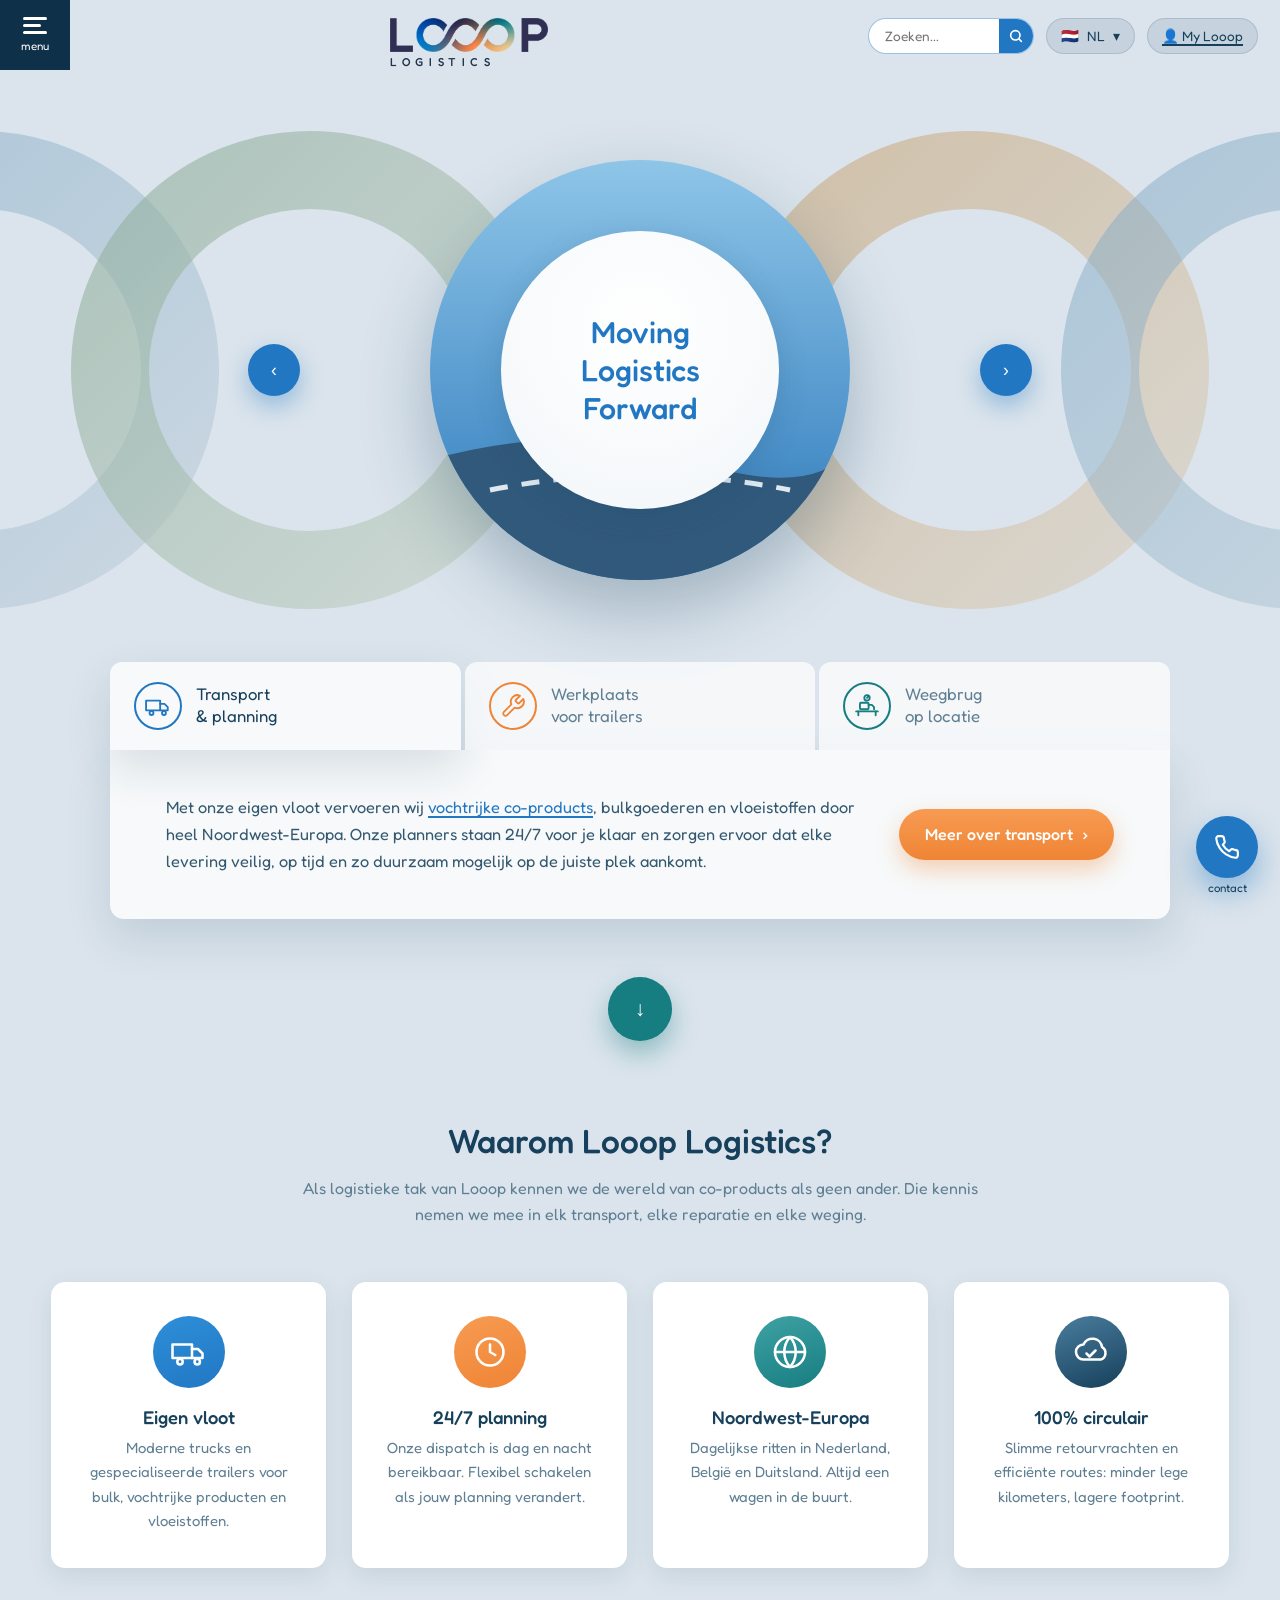
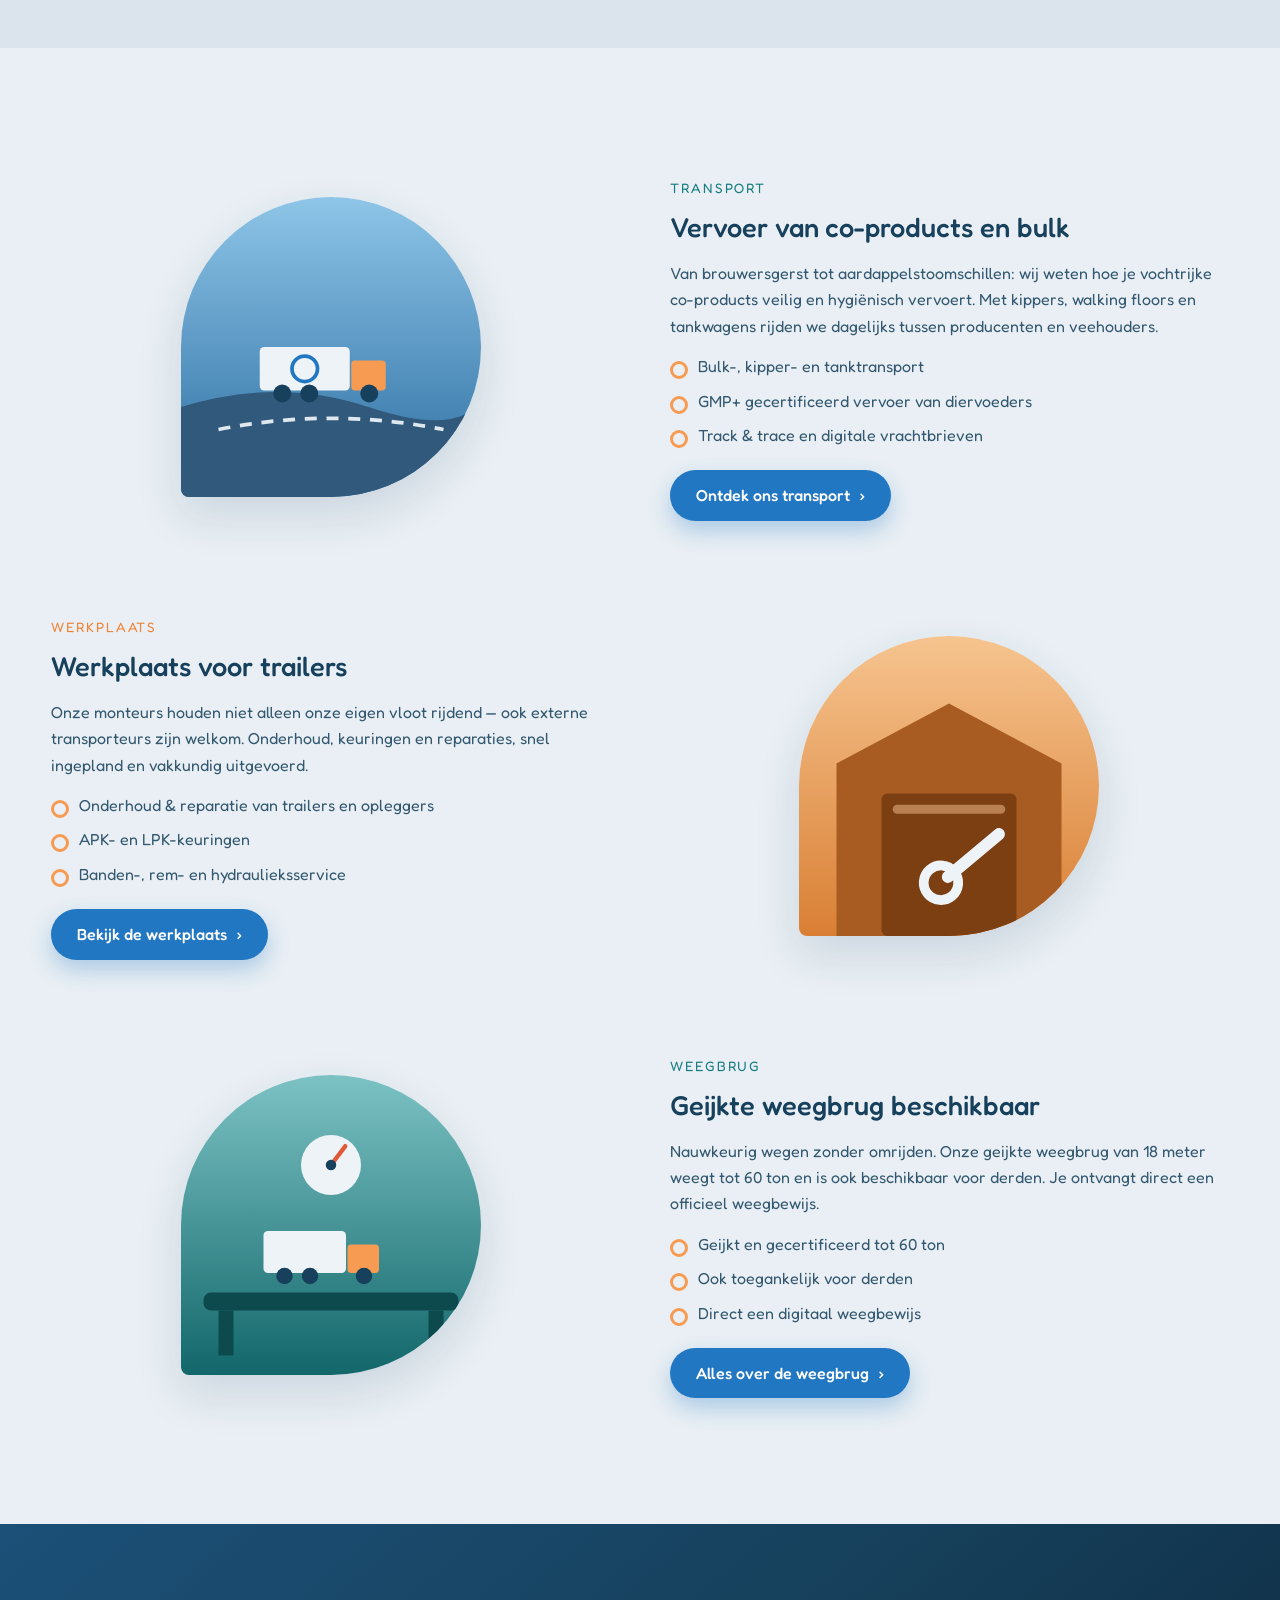
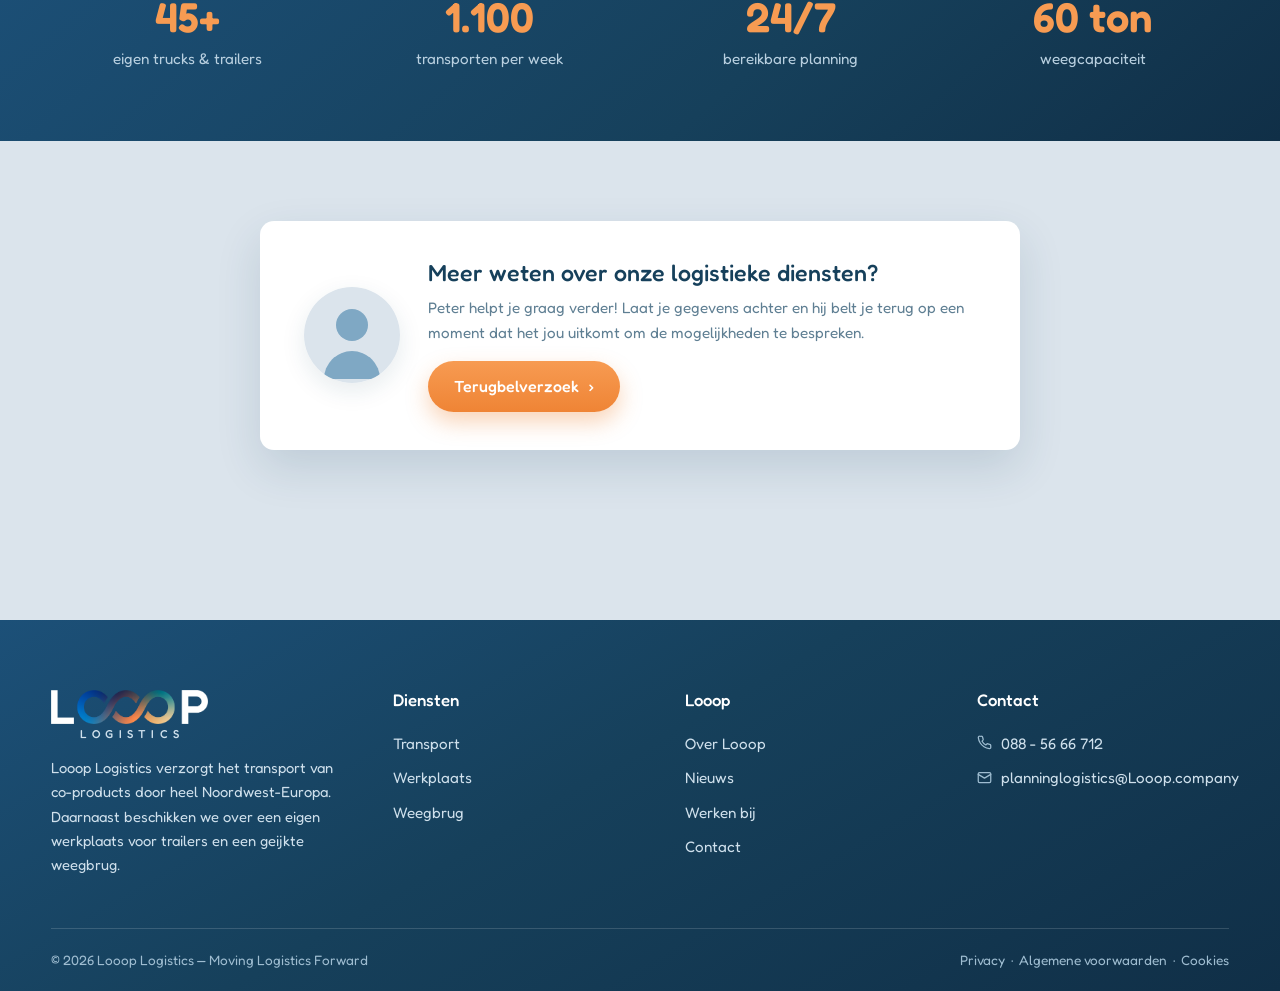
<file: index.html>
<!DOCTYPE html>
<html lang="nl">
<head>
<meta charset="UTF-8">
<meta name="viewport" content="width=device-width, initial-scale=1.0">
<title>Looop Logistics — Moving Logistics Forward</title>
<meta name="description" content="Looop Logistics verzorgt het transport van co-products, heeft een eigen werkplaats voor trailers en een geijkte weegbrug.">
<link rel="preconnect" href="https://fonts.googleapis.com">
<link rel="preconnect" href="https://fonts.gstatic.com" crossorigin>
<link href="https://fonts.googleapis.com/css2?family=Fredoka:wght@300..600&display=swap" rel="stylesheet">
<link rel="icon" href="data:image/svg+xml,%3Csvg xmlns=%27http://www.w3.org/2000/svg%27 viewBox=%270 0 32 32%27%3E%3Cdefs%3E%3ClinearGradient id=%27g%27 x1=%270%27 y1=%270%27 x2=%271%27 y2=%270%27%3E%3Cstop offset=%270%27 stop-color=%27%233fa0a5%27/%3E%3Cstop offset=%271%27 stop-color=%27%23e08a4f%27/%3E%3C/linearGradient%3E%3C/defs%3E%3Ccircle cx=%2716%27 cy=%2716%27 r=%2711%27 fill=%27none%27 stroke=%27url(%23g)%27 stroke-width=%276%27/%3E%3C/svg%3E">
<link rel="stylesheet" href="css/style.css">
</head>
<body>

<!-- ============================== HERO ============================== -->
<section class="hero">
  <div class="hero-loops">

    <!-- decoratieve loop-ketting -->
    <svg class="loop-chain" viewBox="0 0 1920 480" preserveAspectRatio="xMidYMid slice" aria-hidden="true">
      <defs>
        <linearGradient id="ringA" x1="0" y1="0" x2="1" y2="1">
          <stop offset="0" stop-color="#7fa8c4"/><stop offset="1" stop-color="#b7c9d6"/>
        </linearGradient>
        <linearGradient id="ringB" x1="0" y1="0" x2="1" y2="1">
          <stop offset="0" stop-color="#8fae9b"/><stop offset="1" stop-color="#c2cfc2"/>
        </linearGradient>
        <linearGradient id="ringC" x1="0" y1="0" x2="1" y2="1">
          <stop offset="0" stop-color="#c8a97e"/><stop offset="1" stop-color="#d9cdbb"/>
        </linearGradient>
      </defs>
      <circle cx="-30"  cy="240" r="200" fill="none" stroke="url(#ringB)" stroke-width="78" opacity="0.55"/>
      <circle cx="300"  cy="240" r="200" fill="none" stroke="url(#ringA)" stroke-width="78" opacity="0.5"/>
      <circle cx="630"  cy="240" r="200" fill="none" stroke="url(#ringB)" stroke-width="78" opacity="0.6"/>
      <circle cx="1290" cy="240" r="200" fill="none" stroke="url(#ringC)" stroke-width="78" opacity="0.6"/>
      <circle cx="1620" cy="240" r="200" fill="none" stroke="url(#ringA)" stroke-width="78" opacity="0.5"/>
      <circle cx="1950" cy="240" r="200" fill="none" stroke="url(#ringC)" stroke-width="78" opacity="0.55"/>
    </svg>

    <button class="hero-arrow prev" aria-label="Vorige">‹</button>

    <div class="hero-circle">
      <!-- scene 1: moving logistics forward -->
      <div class="hero-scene" data-scene="0">
        <svg viewBox="0 0 420 420" preserveAspectRatio="xMidYMid slice" aria-hidden="true">
          <defs>
            <linearGradient id="sky1" x1="0" y1="0" x2="0" y2="1">
              <stop offset="0" stop-color="#8ec5e8"/><stop offset="0.7" stop-color="#4a90c9"/><stop offset="1" stop-color="#2b6da1"/>
            </linearGradient>
          </defs>
          <rect width="420" height="420" fill="url(#sky1)"/>
          <path d="M0 300 Q140 260 260 300 T420 290 V420 H0 Z" fill="#31597c"/>
          <path d="M60 330 Q210 300 360 330" stroke="#dfe8ef" stroke-width="5" stroke-dasharray="18 14" fill="none"/>
          <g transform="translate(120 218)">
            <rect x="0" y="0" width="120" height="58" rx="6" fill="#eef3f7"/>
            <rect x="122" y="18" width="46" height="40" rx="5" fill="#f79b52"/>
            <rect x="130" y="24" width="22" height="15" rx="3" fill="#bfe0f2"/>
            <circle cx="30" cy="62" r="12" fill="#16405b"/><circle cx="30" cy="62" r="5" fill="#dfe8ef"/>
            <circle cx="66" cy="62" r="12" fill="#16405b"/><circle cx="66" cy="62" r="5" fill="#dfe8ef"/>
            <circle cx="146" cy="62" r="12" fill="#16405b"/><circle cx="146" cy="62" r="5" fill="#dfe8ef"/>
            <circle cx="60" cy="29" r="17" fill="none" stroke="#2277c3" stroke-width="5"/>
          </g>
        </svg>
      </div>
      <!-- scene 2: transport -->
      <div class="hero-scene hidden" data-scene="1">
        <svg viewBox="0 0 420 420" preserveAspectRatio="xMidYMid slice" aria-hidden="true">
          <defs>
            <linearGradient id="sky2" x1="0" y1="0" x2="0" y2="1">
              <stop offset="0" stop-color="#a5d3ea"/><stop offset="1" stop-color="#3a7fb8"/>
            </linearGradient>
          </defs>
          <rect width="420" height="420" fill="url(#sky2)"/>
          <path d="M0 290 H420 V420 H0 Z" fill="#3d6a8f"/>
          <path d="M170 420 L205 290 H215 L250 420 Z" fill="#2f5878"/>
          <path d="M210 300 v100" stroke="#e9eff4" stroke-width="6" stroke-dasharray="14 18"/>
          <g transform="translate(150 200)">
            <rect x="20" y="0" width="80" height="70" rx="8" fill="#f79b52"/>
            <rect x="30" y="10" width="60" height="26" rx="5" fill="#bfe0f2"/>
            <rect x="14" y="66" width="92" height="16" rx="6" fill="#16405b"/>
            <circle cx="36" cy="88" r="13" fill="#16405b"/><circle cx="36" cy="88" r="5" fill="#dfe8ef"/>
            <circle cx="84" cy="88" r="13" fill="#16405b"/><circle cx="84" cy="88" r="5" fill="#dfe8ef"/>
          </g>
        </svg>
      </div>
      <!-- scene 3: werkplaats -->
      <div class="hero-scene hidden" data-scene="2">
        <svg viewBox="0 0 420 420" preserveAspectRatio="xMidYMid slice" aria-hidden="true">
          <defs>
            <linearGradient id="shop" x1="0" y1="0" x2="0" y2="1">
              <stop offset="0" stop-color="#f6c48f"/><stop offset="1" stop-color="#d97f34"/>
            </linearGradient>
          </defs>
          <rect width="420" height="420" fill="url(#shop)"/>
          <path d="M60 180 L210 100 L360 180 V420 H60 Z" fill="#a85c22"/>
          <rect x="120" y="220" width="180" height="200" rx="8" fill="#7c3f12"/>
          <rect x="135" y="235" width="150" height="12" rx="6" fill="#f6c48f" opacity="0.5"/>
          <rect x="135" y="260" width="150" height="12" rx="6" fill="#f6c48f" opacity="0.5"/>
          <g transform="translate(210 330) rotate(-40)">
            <rect x="-10" y="-8" width="110" height="16" rx="8" fill="#eef3f7"/>
            <circle cx="-14" cy="0" r="24" fill="none" stroke="#eef3f7" stroke-width="14"/>
          </g>
        </svg>
      </div>
      <!-- scene 4: weegbrug -->
      <div class="hero-scene hidden" data-scene="3">
        <svg viewBox="0 0 420 420" preserveAspectRatio="xMidYMid slice" aria-hidden="true">
          <defs>
            <linearGradient id="weigh" x1="0" y1="0" x2="0" y2="1">
              <stop offset="0" stop-color="#7cc2c4"/><stop offset="1" stop-color="#12676a"/>
            </linearGradient>
          </defs>
          <rect width="420" height="420" fill="url(#weigh)"/>
          <rect x="40" y="300" width="340" height="26" rx="10" fill="#0c4a4d"/>
          <rect x="60" y="326" width="20" height="60" fill="#0c4a4d"/>
          <rect x="340" y="326" width="20" height="60" fill="#0c4a4d"/>
          <g transform="translate(120 216)">
            <rect x="0" y="0" width="110" height="56" rx="6" fill="#eef3f7"/>
            <rect x="112" y="18" width="42" height="38" rx="5" fill="#f79b52"/>
            <circle cx="28" cy="60" r="11" fill="#16405b"/>
            <circle cx="62" cy="60" r="11" fill="#16405b"/>
            <circle cx="134" cy="60" r="11" fill="#16405b"/>
          </g>
          <g transform="translate(210 130)">
            <circle r="42" fill="#eef3f7"/>
            <path d="M0 0 L20 -26" stroke="#e05a3a" stroke-width="6" stroke-linecap="round"/>
            <circle r="7" fill="#16405b"/>
          </g>
        </svg>
      </div>

      <div class="hero-inner-disc">
        <h1 class="hero-title" id="heroTitle">Moving<br>Logistics<br>Forward</h1>
      </div>
    </div>

    <button class="hero-arrow next" aria-label="Volgende">›</button>
  </div>
</section>

<!-- ============================== TABS ============================== -->
<section class="service-tabs">
  <div class="tabs-row" role="tablist">
    <button class="tab-btn active" data-tab="transport" role="tab" aria-selected="true">
      <span class="tab-icon">
        <svg viewBox="0 0 24 24" fill="none" stroke="currentColor" stroke-width="1.7" stroke-linecap="round" stroke-linejoin="round"><path d="M1 7h13v9H1z"/><path d="M14 10h4l3 3v3h-7"/><circle cx="6" cy="18.5" r="1.8"/><circle cx="17.5" cy="18.5" r="1.8"/></svg>
      </span>
      <span class="tab-label">Transport<br>&amp; planning</span>
    </button>
    <button class="tab-btn" data-tab="werkplaats" role="tab" aria-selected="false">
      <span class="tab-icon">
        <svg viewBox="0 0 24 24" fill="none" stroke="currentColor" stroke-width="1.7" stroke-linecap="round" stroke-linejoin="round"><path d="M14.7 6.3a1 1 0 0 0 0 1.4l1.6 1.6a1 1 0 0 0 1.4 0l3.77-3.77a6 6 0 0 1-7.94 7.94l-6.91 6.91a2.12 2.12 0 0 1-3-3l6.91-6.91a6 6 0 0 1 7.94-7.94l-3.76 3.76z"/></svg>
      </span>
      <span class="tab-label">Werkplaats<br>voor trailers</span>
    </button>
    <button class="tab-btn" data-tab="weegbrug" role="tab" aria-selected="false">
      <span class="tab-icon">
        <svg viewBox="0 0 24 24" fill="none" stroke="currentColor" stroke-width="1.7" stroke-linecap="round" stroke-linejoin="round"><path d="M2 17h20"/><path d="M4 17v3.5M20 17v3.5"/><rect x="5.5" y="9" width="8" height="6" rx="1"/><path d="M13.5 11h3l2 2v2"/><circle cx="12" cy="4.5" r="2.5"/><path d="M12 4.5 13.2 3.2"/></svg>
      </span>
      <span class="tab-label">Weegbrug<br>op locatie</span>
    </button>
  </div>

  <div class="tab-panel active" id="panel-transport">
    <p>Met onze eigen vloot vervoeren wij <a href="transport.html">vochtrijke co-products</a>, bulkgoederen en vloeistoffen door heel Noordwest-Europa. Onze planners staan 24/7 voor je klaar en zorgen ervoor dat elke levering veilig, op tijd en zo duurzaam mogelijk op de juiste plek aankomt.</p>
    <a class="btn btn-orange" href="transport.html">Meer over transport <span class="chev">›</span></a>
  </div>
  <div class="tab-panel" id="panel-werkplaats">
    <p>In onze <a href="werkplaats.html">eigen werkplaats</a> onderhouden en repareren wij trailers, opleggers en kippers — van periodiek onderhoud en APK-keuring tot schadeherstel. Ook voor externe transporteurs. Zo blijft jouw materieel rijden en je planning overeind.</p>
    <a class="btn btn-orange" href="werkplaats.html">Meer over de werkplaats <span class="chev">›</span></a>
  </div>
  <div class="tab-panel" id="panel-weegbrug">
    <p>Onze <a href="weegbrug.html">geijkte weegbrug</a> is beschikbaar voor eigen transport én voor derden. Nauwkeurig wegen tot 60 ton, met direct een officieel weegbewijs. Snel, betrouwbaar en zonder afspraak toegankelijk tijdens openingstijden.</p>
    <a class="btn btn-orange" href="weegbrug.html">Meer over de weegbrug <span class="chev">›</span></a>
  </div>
</section>

<button class="scroll-down" aria-label="Scroll naar beneden" onclick="document.getElementById('waarom').scrollIntoView({behavior:'smooth'})">↓</button>

<!-- ============================== USP'S ============================== -->
<section class="section" id="waarom">
  <div class="container">
    <div class="section-head">
      <h2>Waarom Looop Logistics?</h2>
      <p>Als logistieke tak van Looop kennen we de wereld van co-products als geen ander. Die kennis nemen we mee in elk transport, elke reparatie en elke weging.</p>
    </div>
    <div class="usp-grid">
      <div class="usp-card">
        <div class="usp-icon">
          <svg viewBox="0 0 24 24" fill="none" stroke="currentColor" stroke-width="1.7" stroke-linecap="round" stroke-linejoin="round"><path d="M1 7h13v9H1z"/><path d="M14 10h4l3 3v3h-7"/><circle cx="6" cy="18.5" r="1.8"/><circle cx="17.5" cy="18.5" r="1.8"/></svg>
        </div>
        <h3>Eigen vloot</h3>
        <p>Moderne trucks en gespecialiseerde trailers voor bulk, vochtrijke producten en vloeistoffen.</p>
      </div>
      <div class="usp-card">
        <div class="usp-icon">
          <svg viewBox="0 0 24 24" fill="none" stroke="currentColor" stroke-width="1.7" stroke-linecap="round" stroke-linejoin="round"><circle cx="12" cy="12" r="9"/><path d="M12 7v5l3.5 2"/></svg>
        </div>
        <h3>24/7 planning</h3>
        <p>Onze dispatch is dag en nacht bereikbaar. Flexibel schakelen als jouw planning verandert.</p>
      </div>
      <div class="usp-card">
        <div class="usp-icon">
          <svg viewBox="0 0 24 24" fill="none" stroke="currentColor" stroke-width="1.7" stroke-linecap="round" stroke-linejoin="round"><path d="M12 2a15 15 0 0 1 0 20a15 15 0 0 1 0-20z"/><circle cx="12" cy="12" r="10"/><path d="M2 12h20"/></svg>
        </div>
        <h3>Noordwest-Europa</h3>
        <p>Dagelijkse ritten in Nederland, België en Duitsland. Altijd een wagen in de buurt.</p>
      </div>
      <div class="usp-card">
        <div class="usp-icon">
          <svg viewBox="0 0 24 24" fill="none" stroke="currentColor" stroke-width="1.7" stroke-linecap="round" stroke-linejoin="round"><path d="M7 17a5 5 0 0 1 0-10 6.5 6.5 0 0 1 12.4 1.8A4.5 4.5 0 0 1 18.5 17z"/><path d="M9 13l2 2 4-4"/></svg>
        </div>
        <h3>100% circulair</h3>
        <p>Slimme retourvrachten en efficiënte routes: minder lege kilometers, lagere footprint.</p>
      </div>
    </div>
  </div>
</section>

<!-- ============================== DIENSTEN ============================== -->
<section class="section alt">
  <div class="container">

    <div class="feature-row">
      <div class="feature-media">
        <svg viewBox="0 0 400 400" preserveAspectRatio="xMidYMid slice" aria-hidden="true">
          <defs><linearGradient id="fm1" x1="0" y1="0" x2="0" y2="1"><stop offset="0" stop-color="#8ec5e8"/><stop offset="1" stop-color="#2b6da1"/></linearGradient></defs>
          <rect width="400" height="400" fill="url(#fm1)"/>
          <path d="M0 280 Q130 240 250 280 T400 270 V400 H0 Z" fill="#31597c"/>
          <path d="M50 310 Q200 280 350 310" stroke="#dfe8ef" stroke-width="5" stroke-dasharray="16 13" fill="none"/>
          <g transform="translate(105 200)">
            <rect width="120" height="58" rx="6" fill="#eef3f7"/>
            <rect x="122" y="18" width="46" height="40" rx="5" fill="#f79b52"/>
            <circle cx="30" cy="62" r="12" fill="#16405b"/><circle cx="66" cy="62" r="12" fill="#16405b"/><circle cx="146" cy="62" r="12" fill="#16405b"/>
            <circle cx="60" cy="29" r="17" fill="none" stroke="#2277c3" stroke-width="5"/>
          </g>
        </svg>
      </div>
      <div class="feature-copy">
        <span class="eyebrow">Transport</span>
        <h3>Vervoer van co-products en bulk</h3>
        <p>Van brouwersgerst tot aardappelstoomschillen: wij weten hoe je vochtrijke co-products veilig en hygiënisch vervoert. Met kippers, walking floors en tankwagens rijden we dagelijks tussen producenten en veehouders.</p>
        <ul>
          <li>Bulk-, kipper- en tanktransport</li>
          <li>GMP+ gecertificeerd vervoer van diervoeders</li>
          <li>Track &amp; trace en digitale vrachtbrieven</li>
        </ul>
        <a class="btn btn-blue" href="transport.html">Ontdek ons transport <span class="chev">›</span></a>
      </div>
    </div>

    <div class="feature-row reverse">
      <div class="feature-media">
        <svg viewBox="0 0 400 400" preserveAspectRatio="xMidYMid slice" aria-hidden="true">
          <defs><linearGradient id="fm2" x1="0" y1="0" x2="0" y2="1"><stop offset="0" stop-color="#f6c48f"/><stop offset="1" stop-color="#d97f34"/></linearGradient></defs>
          <rect width="400" height="400" fill="url(#fm2)"/>
          <path d="M50 170 L200 90 L350 170 V400 H50 Z" fill="#a85c22"/>
          <rect x="110" y="210" width="180" height="190" rx="8" fill="#7c3f12"/>
          <rect x="125" y="225" width="150" height="12" rx="6" fill="#f6c48f" opacity="0.5"/>
          <g transform="translate(200 320) rotate(-40)">
            <rect x="-10" y="-8" width="105" height="16" rx="8" fill="#eef3f7"/>
            <circle cx="-14" cy="0" r="23" fill="none" stroke="#eef3f7" stroke-width="13"/>
          </g>
        </svg>
      </div>
      <div class="feature-copy">
        <span class="eyebrow" style="color: var(--orange-deep)">Werkplaats</span>
        <h3>Werkplaats voor trailers</h3>
        <p>Onze monteurs houden niet alleen onze eigen vloot rijdend — ook externe transporteurs zijn welkom. Onderhoud, keuringen en reparaties, snel ingepland en vakkundig uitgevoerd.</p>
        <ul>
          <li>Onderhoud &amp; reparatie van trailers en opleggers</li>
          <li>APK- en LPK-keuringen</li>
          <li>Banden-, rem- en hydraulieksservice</li>
        </ul>
        <a class="btn btn-blue" href="werkplaats.html">Bekijk de werkplaats <span class="chev">›</span></a>
      </div>
    </div>

    <div class="feature-row">
      <div class="feature-media">
        <svg viewBox="0 0 400 400" preserveAspectRatio="xMidYMid slice" aria-hidden="true">
          <defs><linearGradient id="fm3" x1="0" y1="0" x2="0" y2="1"><stop offset="0" stop-color="#7cc2c4"/><stop offset="1" stop-color="#12676a"/></linearGradient></defs>
          <rect width="400" height="400" fill="url(#fm3)"/>
          <rect x="30" y="290" width="340" height="24" rx="10" fill="#0c4a4d"/>
          <rect x="50" y="314" width="20" height="60" fill="#0c4a4d"/>
          <rect x="330" y="314" width="20" height="60" fill="#0c4a4d"/>
          <g transform="translate(110 208)">
            <rect width="110" height="56" rx="6" fill="#eef3f7"/>
            <rect x="112" y="18" width="42" height="38" rx="5" fill="#f79b52"/>
            <circle cx="28" cy="60" r="11" fill="#16405b"/><circle cx="62" cy="60" r="11" fill="#16405b"/><circle cx="134" cy="60" r="11" fill="#16405b"/>
          </g>
          <g transform="translate(200 120)">
            <circle r="40" fill="#eef3f7"/>
            <path d="M0 0 L19 -25" stroke="#e05a3a" stroke-width="6" stroke-linecap="round"/>
            <circle r="7" fill="#16405b"/>
          </g>
        </svg>
      </div>
      <div class="feature-copy">
        <span class="eyebrow" style="color: var(--teal)">Weegbrug</span>
        <h3>Geijkte weegbrug beschikbaar</h3>
        <p>Nauwkeurig wegen zonder omrijden. Onze geijkte weegbrug van 18 meter weegt tot 60 ton en is ook beschikbaar voor derden. Je ontvangt direct een officieel weegbewijs.</p>
        <ul>
          <li>Geijkt en gecertificeerd tot 60 ton</li>
          <li>Ook toegankelijk voor derden</li>
          <li>Direct een digitaal weegbewijs</li>
        </ul>
        <a class="btn btn-blue" href="weegbrug.html">Alles over de weegbrug <span class="chev">›</span></a>
      </div>
    </div>

  </div>
</section>

<!-- ============================== CIJFERS ============================== -->
<section class="stats-band">
  <div class="container stats-grid">
    <div class="stat"><div class="num">45+</div><div class="lbl">eigen trucks &amp; trailers</div></div>
    <div class="stat"><div class="num">1.100</div><div class="lbl">transporten per week</div></div>
    <div class="stat"><div class="num">24/7</div><div class="lbl">bereikbare planning</div></div>
    <div class="stat"><div class="num">60 ton</div><div class="lbl">weegcapaciteit</div></div>
  </div>
</section>

<!-- ============================== CALLBACK ============================== -->
<section class="section">
  <div class="container">
    <div class="callback">
      <div class="avatar">
        <svg viewBox="0 0 96 96" aria-hidden="true">
          <rect width="96" height="96" fill="#dbe4ec"/>
          <circle cx="48" cy="38" r="16" fill="#7fa8c4"/>
          <path d="M20 92 a28 28 0 0 1 56 0z" fill="#7fa8c4"/>
        </svg>
      </div>
      <div>
        <h3>Meer weten over onze logistieke diensten?</h3>
        <p>Peter helpt je graag verder! Laat je gegevens achter en hij belt je terug op een moment dat het jou uitkomt om de mogelijkheden te bespreken.</p>
        <a class="btn btn-orange" href="contact.html">Terugbelverzoek <span class="chev">›</span></a>
      </div>
    </div>
  </div>
</section>

<script src="js/main.js"></script>
</body>
</html>
</file>
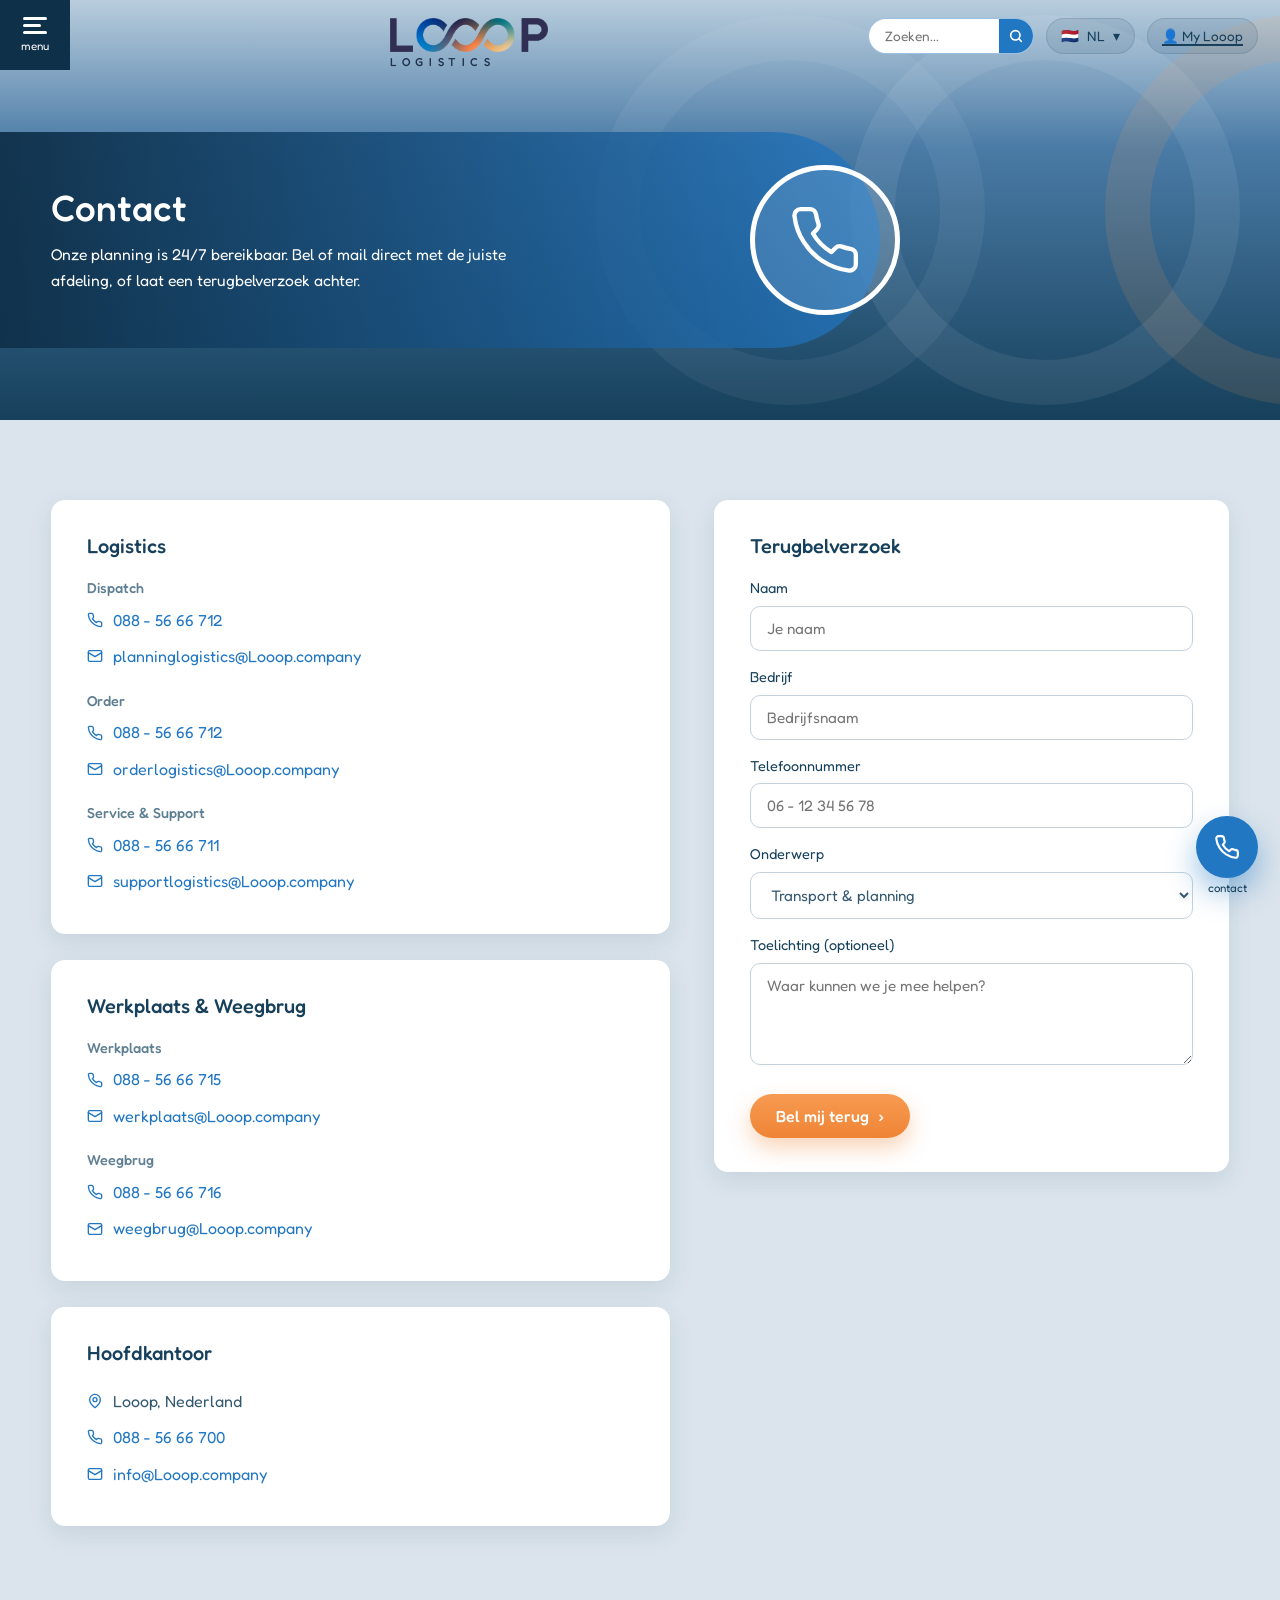
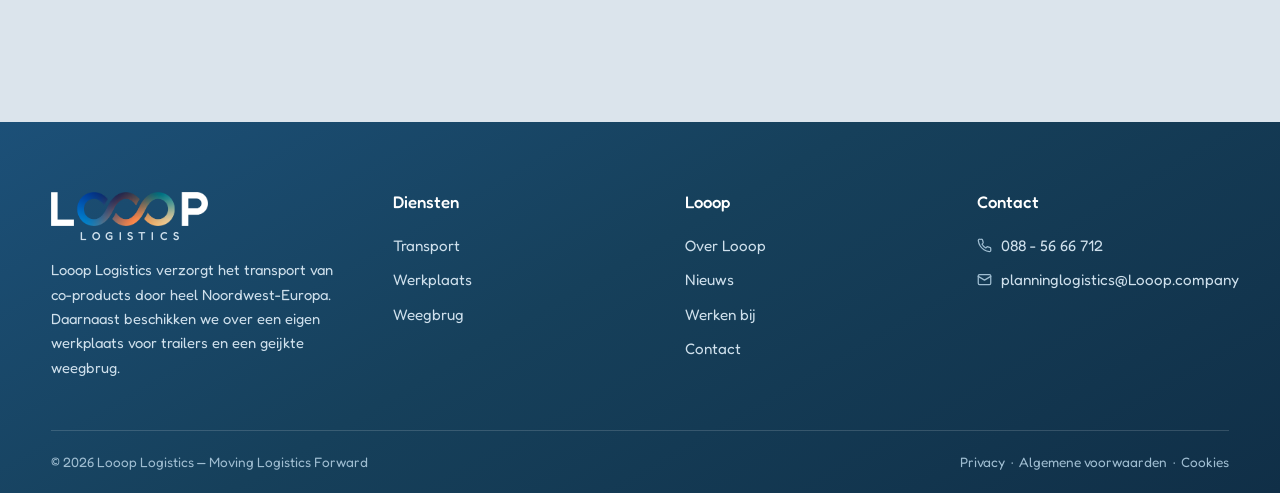
<file: contact.html>
<!DOCTYPE html>
<html lang="nl">
<head>
<meta charset="UTF-8">
<meta name="viewport" content="width=device-width, initial-scale=1.0">
<title>Contact — Looop Logistics</title>
<meta name="description" content="Neem contact op met Looop Logistics: dispatch, order, werkplaats en weegbrug. Of vraag een terugbelverzoek aan.">
<link rel="preconnect" href="https://fonts.googleapis.com">
<link rel="preconnect" href="https://fonts.gstatic.com" crossorigin>
<link href="https://fonts.googleapis.com/css2?family=Fredoka:wght@300..600&display=swap" rel="stylesheet">
<link rel="icon" href="data:image/svg+xml,%3Csvg xmlns=%27http://www.w3.org/2000/svg%27 viewBox=%270 0 32 32%27%3E%3Cdefs%3E%3ClinearGradient id=%27g%27 x1=%270%27 y1=%270%27 x2=%271%27 y2=%270%27%3E%3Cstop offset=%270%27 stop-color=%27%233fa0a5%27/%3E%3Cstop offset=%271%27 stop-color=%27%23e08a4f%27/%3E%3C/linearGradient%3E%3C/defs%3E%3Ccircle cx=%2716%27 cy=%2716%27 r=%2711%27 fill=%27none%27 stroke=%27url(%23g)%27 stroke-width=%276%27/%3E%3C/svg%3E">
<link rel="stylesheet" href="css/style.css">
</head>
<body>

<section class="page-hero" style="min-height: 420px;">
  <div class="hero-bg">
    <svg viewBox="0 0 1920 560" preserveAspectRatio="xMidYMid slice" aria-hidden="true">
      <defs>
        <linearGradient id="csky" x1="0" y1="0" x2="0" y2="1">
          <stop offset="0" stop-color="#b9cddd"/><stop offset="0.35" stop-color="#4a7ba6"/><stop offset="1" stop-color="#16405b"/>
        </linearGradient>
      </defs>
      <rect width="1920" height="560" fill="url(#csky)"/>
      <circle cx="1500" cy="280" r="230" fill="none" stroke="#ffffff" stroke-width="60" opacity="0.07"/>
      <circle cx="1160" cy="280" r="230" fill="none" stroke="#ffffff" stroke-width="60" opacity="0.05"/>
      <circle cx="1840" cy="280" r="230" fill="none" stroke="#f79b52" stroke-width="60" opacity="0.12"/>
    </svg>
  </div>
  <div class="hero-panel panel-blue">
    <div>
      <h1>Contact</h1>
      <p>Onze planning is 24/7 bereikbaar. Bel of mail direct met de juiste afdeling, of laat een terugbelverzoek achter.</p>
    </div>
    <div class="panel-icon">
      <svg viewBox="0 0 24 24" fill="none" stroke="currentColor" stroke-width="1.4" stroke-linecap="round" stroke-linejoin="round"><path d="M22 16.9v3a2 2 0 0 1-2.2 2 19.8 19.8 0 0 1-8.6-3.1 19.5 19.5 0 0 1-6-6A19.8 19.8 0 0 1 2.1 4.2 2 2 0 0 1 4.1 2h3a2 2 0 0 1 2 1.7c.13.96.36 1.9.7 2.8a2 2 0 0 1-.45 2.1L8.1 9.9a16 16 0 0 0 6 6l1.3-1.3a2 2 0 0 1 2.1-.45c.9.34 1.84.57 2.8.7A2 2 0 0 1 22 16.9z"/></svg>
    </div>
  </div>
</section>

<section class="section">
  <div class="container contact-grid">

    <div>
      <div class="contact-card">
        <h3>Logistics</h3>
        <h5>Dispatch</h5>
        <div class="line"><svg viewBox="0 0 24 24" fill="none" stroke-width="2" stroke-linecap="round" stroke-linejoin="round"><path d="M22 16.9v3a2 2 0 0 1-2.2 2 19.8 19.8 0 0 1-8.6-3.1 19.5 19.5 0 0 1-6-6A19.8 19.8 0 0 1 2.1 4.2 2 2 0 0 1 4.1 2h3a2 2 0 0 1 2 1.7c.13.96.36 1.9.7 2.8a2 2 0 0 1-.45 2.1L8.1 9.9a16 16 0 0 0 6 6l1.3-1.3a2 2 0 0 1 2.1-.45c.9.34 1.84.57 2.8.7A2 2 0 0 1 22 16.9z"/></svg><a href="tel:+31885666712">088 - 56 66 712</a></div>
        <div class="line"><svg viewBox="0 0 24 24" fill="none" stroke-width="2" stroke-linecap="round" stroke-linejoin="round"><rect x="2" y="4" width="20" height="16" rx="2"/><path d="m22 7-10 6L2 7"/></svg><a href="mailto:planninglogistics@looop.company">planninglogistics@Looop.company</a></div>
        <h5>Order</h5>
        <div class="line"><svg viewBox="0 0 24 24" fill="none" stroke-width="2" stroke-linecap="round" stroke-linejoin="round"><path d="M22 16.9v3a2 2 0 0 1-2.2 2 19.8 19.8 0 0 1-8.6-3.1 19.5 19.5 0 0 1-6-6A19.8 19.8 0 0 1 2.1 4.2 2 2 0 0 1 4.1 2h3a2 2 0 0 1 2 1.7c.13.96.36 1.9.7 2.8a2 2 0 0 1-.45 2.1L8.1 9.9a16 16 0 0 0 6 6l1.3-1.3a2 2 0 0 1 2.1-.45c.9.34 1.84.57 2.8.7A2 2 0 0 1 22 16.9z"/></svg><a href="tel:+31885666712">088 - 56 66 712</a></div>
        <div class="line"><svg viewBox="0 0 24 24" fill="none" stroke-width="2" stroke-linecap="round" stroke-linejoin="round"><rect x="2" y="4" width="20" height="16" rx="2"/><path d="m22 7-10 6L2 7"/></svg><a href="mailto:orderlogistics@looop.company">orderlogistics@Looop.company</a></div>
        <h5>Service &amp; Support</h5>
        <div class="line"><svg viewBox="0 0 24 24" fill="none" stroke-width="2" stroke-linecap="round" stroke-linejoin="round"><path d="M22 16.9v3a2 2 0 0 1-2.2 2 19.8 19.8 0 0 1-8.6-3.1 19.5 19.5 0 0 1-6-6A19.8 19.8 0 0 1 2.1 4.2 2 2 0 0 1 4.1 2h3a2 2 0 0 1 2 1.7c.13.96.36 1.9.7 2.8a2 2 0 0 1-.45 2.1L8.1 9.9a16 16 0 0 0 6 6l1.3-1.3a2 2 0 0 1 2.1-.45c.9.34 1.84.57 2.8.7A2 2 0 0 1 22 16.9z"/></svg><a href="tel:+31885666711">088 - 56 66 711</a></div>
        <div class="line"><svg viewBox="0 0 24 24" fill="none" stroke-width="2" stroke-linecap="round" stroke-linejoin="round"><rect x="2" y="4" width="20" height="16" rx="2"/><path d="m22 7-10 6L2 7"/></svg><a href="mailto:supportlogistics@looop.company">supportlogistics@Looop.company</a></div>
      </div>

      <div class="contact-card">
        <h3>Werkplaats &amp; Weegbrug</h3>
        <h5>Werkplaats</h5>
        <div class="line"><svg viewBox="0 0 24 24" fill="none" stroke-width="2" stroke-linecap="round" stroke-linejoin="round"><path d="M22 16.9v3a2 2 0 0 1-2.2 2 19.8 19.8 0 0 1-8.6-3.1 19.5 19.5 0 0 1-6-6A19.8 19.8 0 0 1 2.1 4.2 2 2 0 0 1 4.1 2h3a2 2 0 0 1 2 1.7c.13.96.36 1.9.7 2.8a2 2 0 0 1-.45 2.1L8.1 9.9a16 16 0 0 0 6 6l1.3-1.3a2 2 0 0 1 2.1-.45c.9.34 1.84.57 2.8.7A2 2 0 0 1 22 16.9z"/></svg><a href="tel:+31885666715">088 - 56 66 715</a></div>
        <div class="line"><svg viewBox="0 0 24 24" fill="none" stroke-width="2" stroke-linecap="round" stroke-linejoin="round"><rect x="2" y="4" width="20" height="16" rx="2"/><path d="m22 7-10 6L2 7"/></svg><a href="mailto:werkplaats@looop.company">werkplaats@Looop.company</a></div>
        <h5>Weegbrug</h5>
        <div class="line"><svg viewBox="0 0 24 24" fill="none" stroke-width="2" stroke-linecap="round" stroke-linejoin="round"><path d="M22 16.9v3a2 2 0 0 1-2.2 2 19.8 19.8 0 0 1-8.6-3.1 19.5 19.5 0 0 1-6-6A19.8 19.8 0 0 1 2.1 4.2 2 2 0 0 1 4.1 2h3a2 2 0 0 1 2 1.7c.13.96.36 1.9.7 2.8a2 2 0 0 1-.45 2.1L8.1 9.9a16 16 0 0 0 6 6l1.3-1.3a2 2 0 0 1 2.1-.45c.9.34 1.84.57 2.8.7A2 2 0 0 1 22 16.9z"/></svg><a href="tel:+31885666716">088 - 56 66 716</a></div>
        <div class="line"><svg viewBox="0 0 24 24" fill="none" stroke-width="2" stroke-linecap="round" stroke-linejoin="round"><rect x="2" y="4" width="20" height="16" rx="2"/><path d="m22 7-10 6L2 7"/></svg><a href="mailto:weegbrug@looop.company">weegbrug@Looop.company</a></div>
      </div>

      <div class="contact-card">
        <h3>Hoofdkantoor</h3>
        <div class="line"><svg viewBox="0 0 24 24" fill="none" stroke-width="2" stroke-linecap="round" stroke-linejoin="round"><path d="M20 10c0 6-8 12-8 12s-8-6-8-12a8 8 0 0 1 16 0z"/><circle cx="12" cy="10" r="3"/></svg><span>Looop, Nederland</span></div>
        <div class="line"><svg viewBox="0 0 24 24" fill="none" stroke-width="2" stroke-linecap="round" stroke-linejoin="round"><path d="M22 16.9v3a2 2 0 0 1-2.2 2 19.8 19.8 0 0 1-8.6-3.1 19.5 19.5 0 0 1-6-6A19.8 19.8 0 0 1 2.1 4.2 2 2 0 0 1 4.1 2h3a2 2 0 0 1 2 1.7c.13.96.36 1.9.7 2.8a2 2 0 0 1-.45 2.1L8.1 9.9a16 16 0 0 0 6 6l1.3-1.3a2 2 0 0 1 2.1-.45c.9.34 1.84.57 2.8.7A2 2 0 0 1 22 16.9z"/></svg><a href="tel:+31885666700">088 - 56 66 700</a></div>
        <div class="line"><svg viewBox="0 0 24 24" fill="none" stroke-width="2" stroke-linecap="round" stroke-linejoin="round"><rect x="2" y="4" width="20" height="16" rx="2"/><path d="m22 7-10 6L2 7"/></svg><a href="mailto:info@looop.company">info@Looop.company</a></div>
      </div>
    </div>

    <div class="contact-card">
      <h3>Terugbelverzoek</h3>
      <form class="contact-form" onsubmit="alert('Bedankt! We nemen zo snel mogelijk contact met je op.'); return false;">
        <label for="cf-name">Naam</label>
        <input id="cf-name" type="text" placeholder="Je naam" required>
        <label for="cf-company">Bedrijf</label>
        <input id="cf-company" type="text" placeholder="Bedrijfsnaam">
        <label for="cf-phone">Telefoonnummer</label>
        <input id="cf-phone" type="tel" placeholder="06 - 12 34 56 78" required>
        <label for="cf-topic">Onderwerp</label>
        <select id="cf-topic">
          <option>Transport &amp; planning</option>
          <option>Werkplaats</option>
          <option>Weegbrug</option>
          <option>Anders</option>
        </select>
        <label for="cf-msg">Toelichting (optioneel)</label>
        <textarea id="cf-msg" rows="4" placeholder="Waar kunnen we je mee helpen?"></textarea>
        <button class="btn btn-orange" type="submit">Bel mij terug <span class="chev">›</span></button>
      </form>
    </div>

  </div>
</section>

<script src="js/main.js"></script>
</body>
</html>
</file>
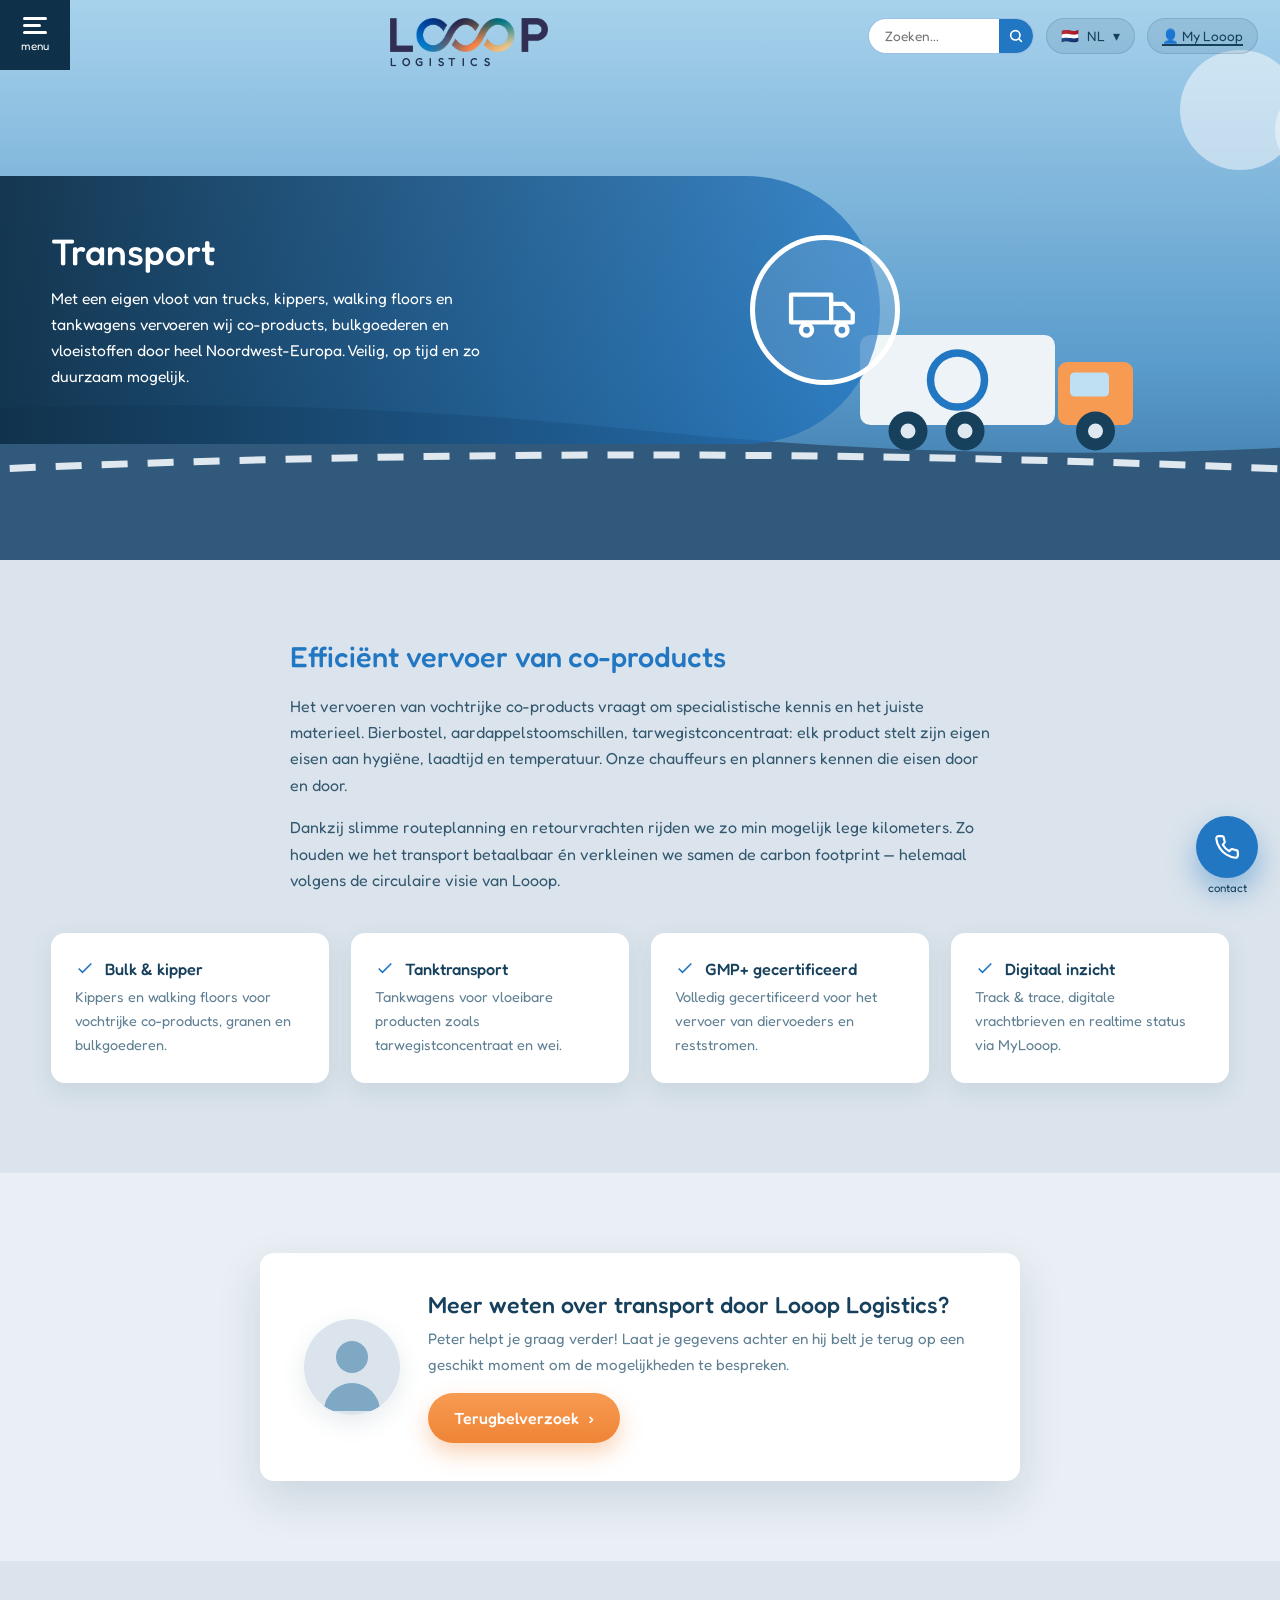
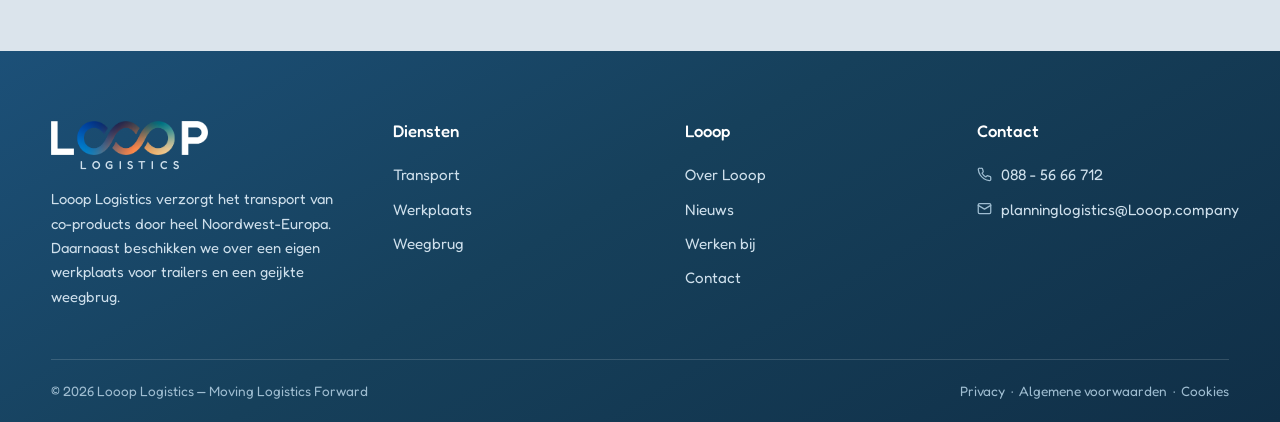
<file: transport.html>
<!DOCTYPE html>
<html lang="nl">
<head>
<meta charset="UTF-8">
<meta name="viewport" content="width=device-width, initial-scale=1.0">
<title>Transport — Looop Logistics</title>
<meta name="description" content="Looop Logistics vervoert co-products, bulkgoederen en vloeistoffen door heel Noordwest-Europa. GMP+ gecertificeerd, 24/7 planning.">
<link rel="preconnect" href="https://fonts.googleapis.com">
<link rel="preconnect" href="https://fonts.gstatic.com" crossorigin>
<link href="https://fonts.googleapis.com/css2?family=Fredoka:wght@300..600&display=swap" rel="stylesheet">
<link rel="icon" href="data:image/svg+xml,%3Csvg xmlns=%27http://www.w3.org/2000/svg%27 viewBox=%270 0 32 32%27%3E%3Cdefs%3E%3ClinearGradient id=%27g%27 x1=%270%27 y1=%270%27 x2=%271%27 y2=%270%27%3E%3Cstop offset=%270%27 stop-color=%27%233fa0a5%27/%3E%3Cstop offset=%271%27 stop-color=%27%23e08a4f%27/%3E%3C/linearGradient%3E%3C/defs%3E%3Ccircle cx=%2716%27 cy=%2716%27 r=%2711%27 fill=%27none%27 stroke=%27url(%23g)%27 stroke-width=%276%27/%3E%3C/svg%3E">
<link rel="stylesheet" href="css/style.css">
</head>
<body>

<section class="page-hero">
  <div class="hero-bg">
    <svg viewBox="0 0 1920 560" preserveAspectRatio="xMidYMid slice" aria-hidden="true">
      <defs>
        <linearGradient id="tsky" x1="0" y1="0" x2="0" y2="1">
          <stop offset="0" stop-color="#a8d2ec"/><stop offset="0.65" stop-color="#5a9ccc"/><stop offset="1" stop-color="#356e9e"/>
        </linearGradient>
      </defs>
      <rect width="1920" height="560" fill="url(#tsky)"/>
      <circle cx="1560" cy="110" r="60" fill="#ffffff" opacity="0.5"/>
      <circle cx="1640" cy="130" r="45" fill="#ffffff" opacity="0.4"/>
      <path d="M0 430 Q480 380 960 430 T1920 420 V560 H0 Z" fill="#31597c"/>
      <path d="M100 480 Q960 430 1820 480" stroke="#dfe8ef" stroke-width="7" stroke-dasharray="26 20" fill="none"/>
      <g transform="translate(1180 335) scale(1.5)">
        <rect width="130" height="60" rx="7" fill="#eef3f7"/>
        <rect x="132" y="18" width="50" height="42" rx="6" fill="#f79b52"/>
        <rect x="140" y="25" width="26" height="16" rx="3" fill="#bfe0f2"/>
        <circle cx="32" cy="64" r="13" fill="#16405b"/><circle cx="32" cy="64" r="5" fill="#dfe8ef"/>
        <circle cx="70" cy="64" r="13" fill="#16405b"/><circle cx="70" cy="64" r="5" fill="#dfe8ef"/>
        <circle cx="157" cy="64" r="13" fill="#16405b"/><circle cx="157" cy="64" r="5" fill="#dfe8ef"/>
        <circle cx="65" cy="30" r="18" fill="none" stroke="#2277c3" stroke-width="5"/>
      </g>
    </svg>
  </div>
  <div class="hero-panel panel-blue">
    <div>
      <h1>Transport</h1>
      <p>Met een eigen vloot van trucks, kippers, walking floors en tankwagens vervoeren wij co-products, bulkgoederen en vloeistoffen door heel Noordwest-Europa. Veilig, op tijd en zo duurzaam mogelijk.</p>
    </div>
    <div class="panel-icon">
      <svg viewBox="0 0 24 24" fill="none" stroke="currentColor" stroke-width="1.4" stroke-linecap="round" stroke-linejoin="round"><path d="M1 7h13v9H1z"/><path d="M14 10h4l3 3v3h-7"/><circle cx="6" cy="18.5" r="1.8"/><circle cx="17.5" cy="18.5" r="1.8"/></svg>
    </div>
  </div>
</section>

<section class="section">
  <div class="container">
    <div class="content-narrow tint-blue">
      <h2>Efficiënt vervoer van co-products</h2>
      <p>Het vervoeren van vochtrijke co-products vraagt om specialistische kennis en het juiste materieel. Bierbostel, aardappelstoomschillen, tarwegistconcentraat: elk product stelt zijn eigen eisen aan hygiëne, laadtijd en temperatuur. Onze chauffeurs en planners kennen die eisen door en door.</p>
      <p>Dankzij slimme routeplanning en retourvrachten rijden we zo min mogelijk lege kilometers. Zo houden we het transport betaalbaar én verkleinen we samen de carbon footprint — helemaal volgens de circulaire visie van Looop.</p>
    </div>

    <div class="spec-grid">
      <div class="spec-card">
        <h4><svg viewBox="0 0 24 24" fill="none" stroke="#2277c3" stroke-width="2" stroke-linecap="round"><path d="M5 12l4 4L19 6"/></svg>Bulk &amp; kipper</h4>
        <p>Kippers en walking floors voor vochtrijke co-products, granen en bulkgoederen.</p>
      </div>
      <div class="spec-card">
        <h4><svg viewBox="0 0 24 24" fill="none" stroke="#2277c3" stroke-width="2" stroke-linecap="round"><path d="M5 12l4 4L19 6"/></svg>Tanktransport</h4>
        <p>Tankwagens voor vloeibare producten zoals tarwegistconcentraat en wei.</p>
      </div>
      <div class="spec-card">
        <h4><svg viewBox="0 0 24 24" fill="none" stroke="#2277c3" stroke-width="2" stroke-linecap="round"><path d="M5 12l4 4L19 6"/></svg>GMP+ gecertificeerd</h4>
        <p>Volledig gecertificeerd voor het vervoer van diervoeders en reststromen.</p>
      </div>
      <div class="spec-card">
        <h4><svg viewBox="0 0 24 24" fill="none" stroke="#2277c3" stroke-width="2" stroke-linecap="round"><path d="M5 12l4 4L19 6"/></svg>Digitaal inzicht</h4>
        <p>Track &amp; trace, digitale vrachtbrieven en realtime status via MyLooop.</p>
      </div>
    </div>
  </div>
</section>

<section class="section alt">
  <div class="container">
    <div class="callback">
      <div class="avatar">
        <svg viewBox="0 0 96 96" aria-hidden="true">
          <rect width="96" height="96" fill="#dbe4ec"/>
          <circle cx="48" cy="38" r="16" fill="#7fa8c4"/>
          <path d="M20 92 a28 28 0 0 1 56 0z" fill="#7fa8c4"/>
        </svg>
      </div>
      <div>
        <h3>Meer weten over transport door Looop Logistics?</h3>
        <p>Peter helpt je graag verder! Laat je gegevens achter en hij belt je terug op een geschikt moment om de mogelijkheden te bespreken.</p>
        <a class="btn btn-orange" href="contact.html">Terugbelverzoek <span class="chev">›</span></a>
      </div>
    </div>
  </div>
</section>

<script src="js/main.js"></script>
</body>
</html>
</file>
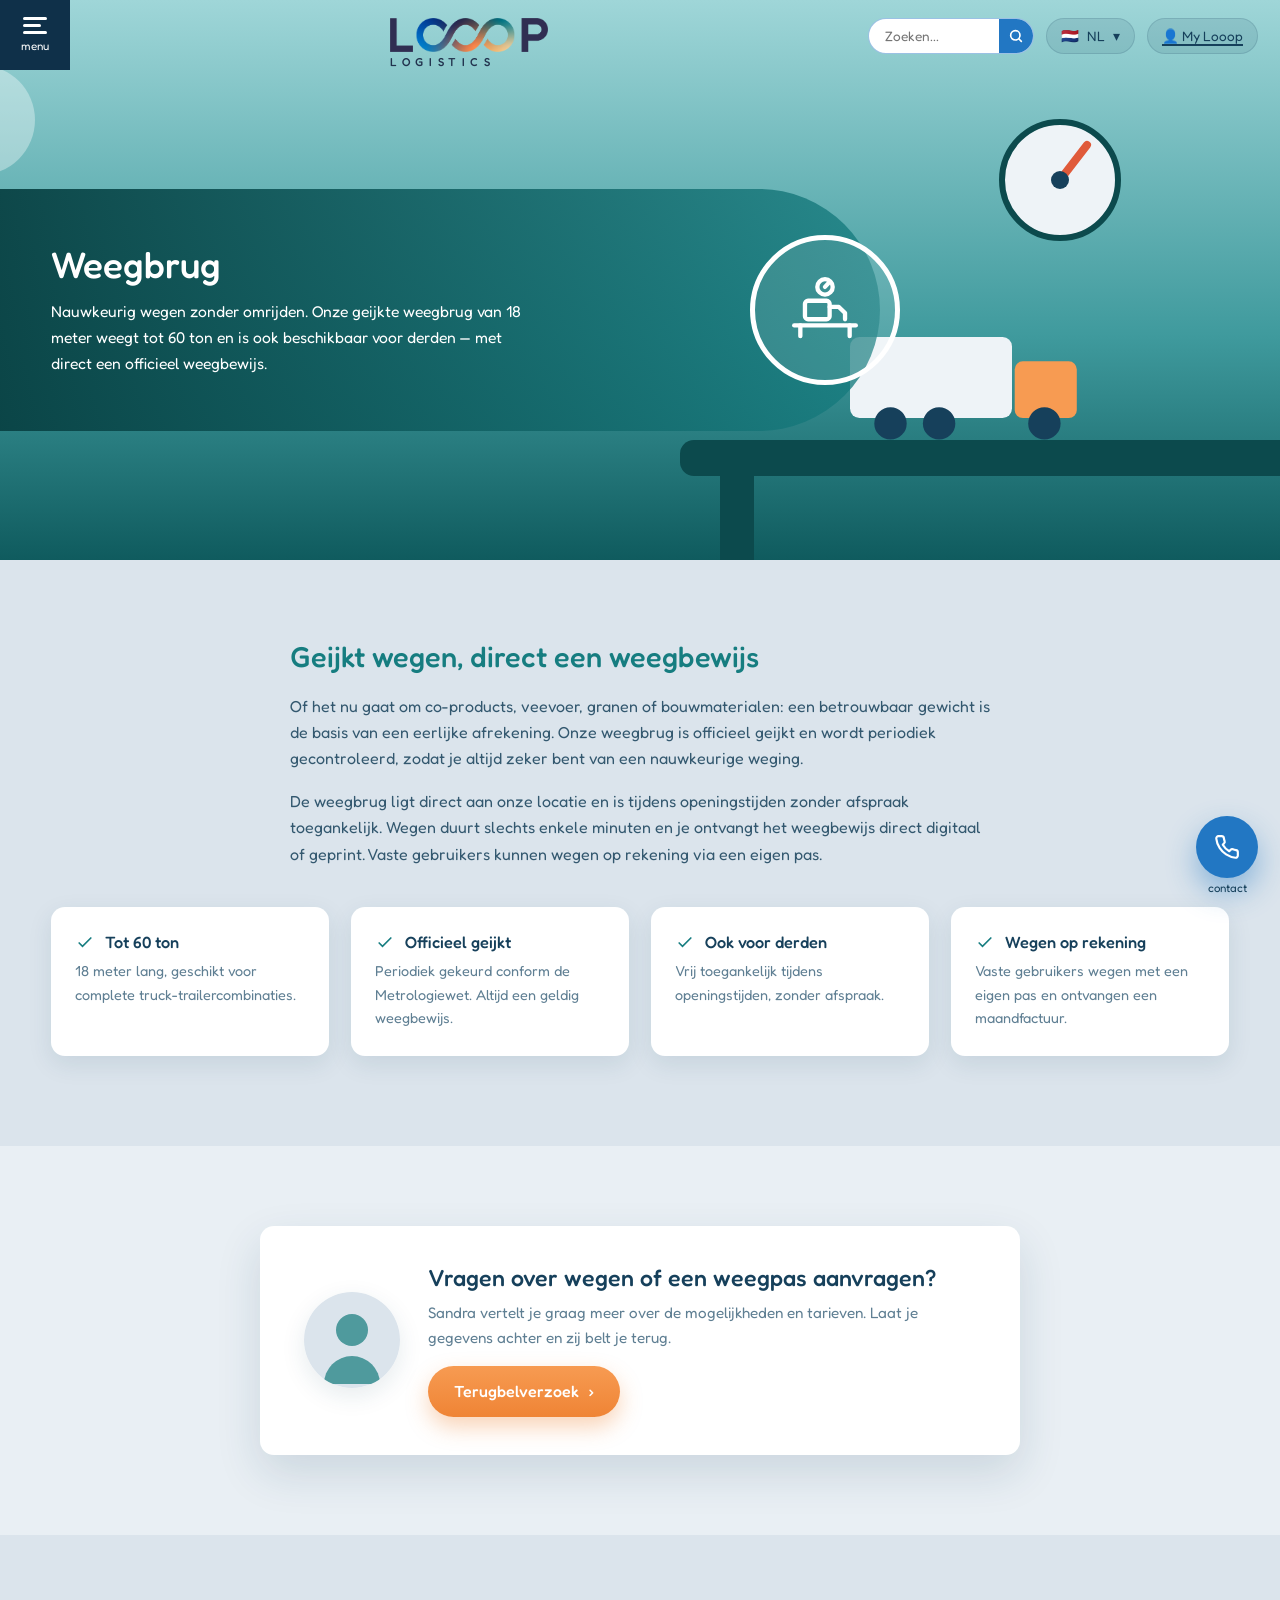
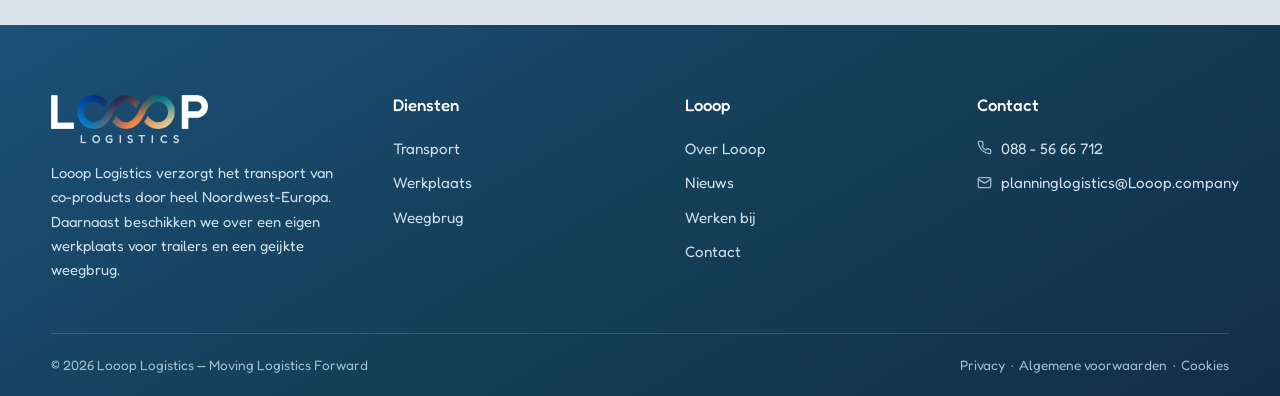
<file: weegbrug.html>
<!DOCTYPE html>
<html lang="nl">
<head>
<meta charset="UTF-8">
<meta name="viewport" content="width=device-width, initial-scale=1.0">
<title>Weegbrug — Looop Logistics</title>
<meta name="description" content="De geijkte weegbrug van Looop Logistics weegt tot 60 ton en is ook beschikbaar voor derden. Direct een officieel weegbewijs.">
<link rel="preconnect" href="https://fonts.googleapis.com">
<link rel="preconnect" href="https://fonts.gstatic.com" crossorigin>
<link href="https://fonts.googleapis.com/css2?family=Fredoka:wght@300..600&display=swap" rel="stylesheet">
<link rel="icon" href="data:image/svg+xml,%3Csvg xmlns=%27http://www.w3.org/2000/svg%27 viewBox=%270 0 32 32%27%3E%3Cdefs%3E%3ClinearGradient id=%27g%27 x1=%270%27 y1=%270%27 x2=%271%27 y2=%270%27%3E%3Cstop offset=%270%27 stop-color=%27%233fa0a5%27/%3E%3Cstop offset=%271%27 stop-color=%27%23e08a4f%27/%3E%3C/linearGradient%3E%3C/defs%3E%3Ccircle cx=%2716%27 cy=%2716%27 r=%2711%27 fill=%27none%27 stroke=%27url(%23g)%27 stroke-width=%276%27/%3E%3C/svg%3E">
<link rel="stylesheet" href="css/style.css">
</head>
<body>

<section class="page-hero">
  <div class="hero-bg">
    <svg viewBox="0 0 1920 560" preserveAspectRatio="xMidYMid slice" aria-hidden="true">
      <defs>
        <linearGradient id="wsky" x1="0" y1="0" x2="0" y2="1">
          <stop offset="0" stop-color="#9fd6d8"/><stop offset="0.6" stop-color="#3f9a9d"/><stop offset="1" stop-color="#0f5b5e"/>
        </linearGradient>
      </defs>
      <rect width="1920" height="560" fill="url(#wsky)"/>
      <circle cx="300" cy="120" r="55" fill="#ffffff" opacity="0.35"/>
      <rect x="1000" y="440" width="760" height="36" rx="14" fill="#0c4a4d"/>
      <rect x="1040" y="476" width="34" height="84" fill="#0c4a4d"/>
      <rect x="1690" y="476" width="34" height="84" fill="#0c4a4d"/>
      <g transform="translate(1170 337) scale(1.35)">
        <rect width="120" height="60" rx="7" fill="#eef3f7"/>
        <rect x="122" y="18" width="46" height="42" rx="6" fill="#f79b52"/>
        <circle cx="30" cy="64" r="12" fill="#16405b"/>
        <circle cx="66" cy="64" r="12" fill="#16405b"/>
        <circle cx="144" cy="64" r="12" fill="#16405b"/>
      </g>
      <g transform="translate(1380 180)">
        <circle r="58" fill="#eef3f7"/>
        <circle r="58" fill="none" stroke="#0c4a4d" stroke-width="6"/>
        <path d="M0 0 L27 -35" stroke="#e05a3a" stroke-width="8" stroke-linecap="round"/>
        <circle r="9" fill="#16405b"/>
      </g>
    </svg>
  </div>
  <div class="hero-panel panel-teal">
    <div>
      <h1>Weegbrug</h1>
      <p>Nauwkeurig wegen zonder omrijden. Onze geijkte weegbrug van 18 meter weegt tot 60 ton en is ook beschikbaar voor derden — met direct een officieel weegbewijs.</p>
    </div>
    <div class="panel-icon">
      <svg viewBox="0 0 24 24" fill="none" stroke="currentColor" stroke-width="1.4" stroke-linecap="round" stroke-linejoin="round"><path d="M2 17h20"/><path d="M4 17v3.5M20 17v3.5"/><rect x="5.5" y="9" width="8" height="6" rx="1"/><path d="M13.5 11h3l2 2v2"/><circle cx="12" cy="4.5" r="2.5"/><path d="M12 4.5 13.2 3.2"/></svg>
    </div>
  </div>
</section>

<section class="section">
  <div class="container">
    <div class="content-narrow tint-teal">
      <h2>Geijkt wegen, direct een weegbewijs</h2>
      <p>Of het nu gaat om co-products, veevoer, granen of bouwmaterialen: een betrouwbaar gewicht is de basis van een eerlijke afrekening. Onze weegbrug is officieel geijkt en wordt periodiek gecontroleerd, zodat je altijd zeker bent van een nauwkeurige weging.</p>
      <p>De weegbrug ligt direct aan onze locatie en is tijdens openingstijden zonder afspraak toegankelijk. Wegen duurt slechts enkele minuten en je ontvangt het weegbewijs direct digitaal of geprint. Vaste gebruikers kunnen wegen op rekening via een eigen pas.</p>
    </div>

    <div class="spec-grid">
      <div class="spec-card">
        <h4><svg viewBox="0 0 24 24" fill="none" stroke="#167d80" stroke-width="2" stroke-linecap="round"><path d="M5 12l4 4L19 6"/></svg>Tot 60 ton</h4>
        <p>18 meter lang, geschikt voor complete truck-trailercombinaties.</p>
      </div>
      <div class="spec-card">
        <h4><svg viewBox="0 0 24 24" fill="none" stroke="#167d80" stroke-width="2" stroke-linecap="round"><path d="M5 12l4 4L19 6"/></svg>Officieel geijkt</h4>
        <p>Periodiek gekeurd conform de Metrologiewet. Altijd een geldig weegbewijs.</p>
      </div>
      <div class="spec-card">
        <h4><svg viewBox="0 0 24 24" fill="none" stroke="#167d80" stroke-width="2" stroke-linecap="round"><path d="M5 12l4 4L19 6"/></svg>Ook voor derden</h4>
        <p>Vrij toegankelijk tijdens openingstijden, zonder afspraak.</p>
      </div>
      <div class="spec-card">
        <h4><svg viewBox="0 0 24 24" fill="none" stroke="#167d80" stroke-width="2" stroke-linecap="round"><path d="M5 12l4 4L19 6"/></svg>Wegen op rekening</h4>
        <p>Vaste gebruikers wegen met een eigen pas en ontvangen een maandfactuur.</p>
      </div>
    </div>
  </div>
</section>

<section class="section alt">
  <div class="container">
    <div class="callback">
      <div class="avatar">
        <svg viewBox="0 0 96 96" aria-hidden="true">
          <rect width="96" height="96" fill="#dbe4ec"/>
          <circle cx="48" cy="38" r="16" fill="#4f9a9d"/>
          <path d="M20 92 a28 28 0 0 1 56 0z" fill="#4f9a9d"/>
        </svg>
      </div>
      <div>
        <h3>Vragen over wegen of een weegpas aanvragen?</h3>
        <p>Sandra vertelt je graag meer over de mogelijkheden en tarieven. Laat je gegevens achter en zij belt je terug.</p>
        <a class="btn btn-orange" href="contact.html">Terugbelverzoek <span class="chev">›</span></a>
      </div>
    </div>
  </div>
</section>

<script src="js/main.js"></script>
</body>
</html>
</file>
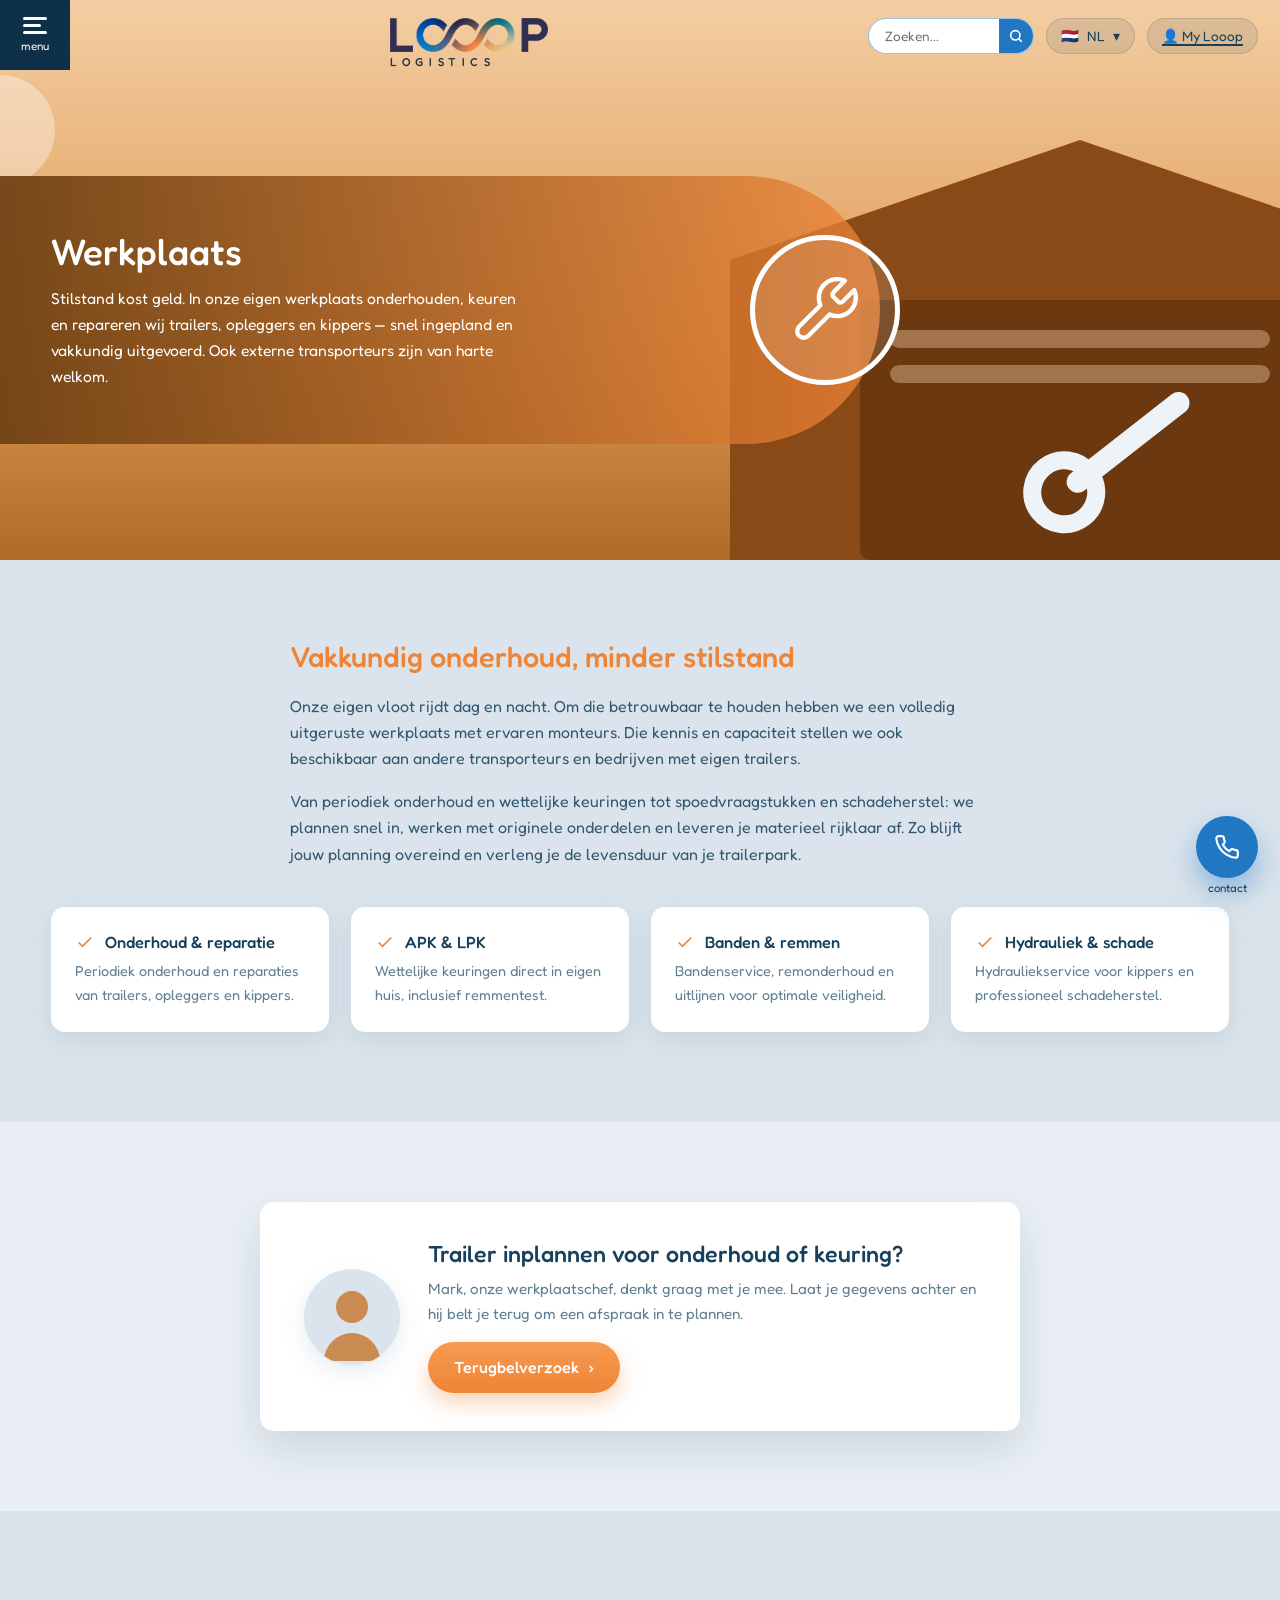
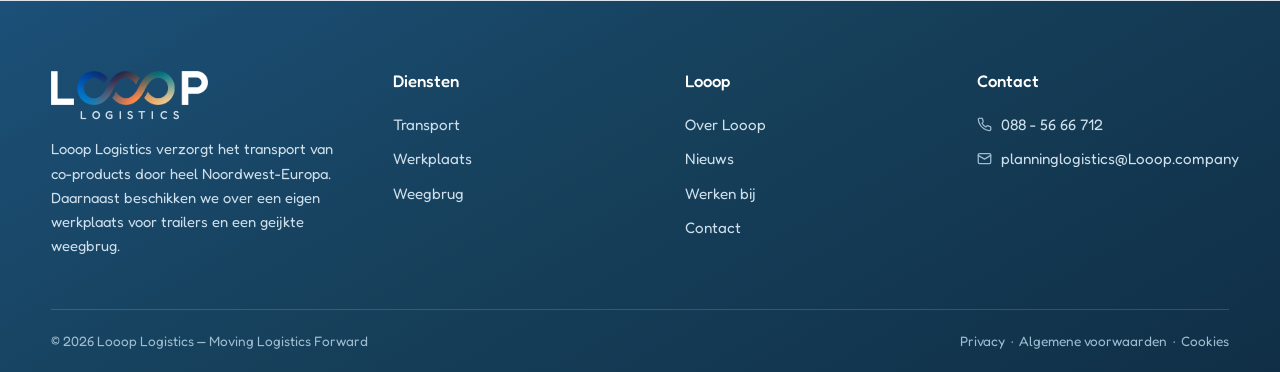
<file: werkplaats.html>
<!DOCTYPE html>
<html lang="nl">
<head>
<meta charset="UTF-8">
<meta name="viewport" content="width=device-width, initial-scale=1.0">
<title>Werkplaats — Looop Logistics</title>
<meta name="description" content="De werkplaats van Looop Logistics verzorgt onderhoud, keuringen en reparaties van trailers en opleggers — ook voor externe transporteurs.">
<link rel="preconnect" href="https://fonts.googleapis.com">
<link rel="preconnect" href="https://fonts.gstatic.com" crossorigin>
<link href="https://fonts.googleapis.com/css2?family=Fredoka:wght@300..600&display=swap" rel="stylesheet">
<link rel="icon" href="data:image/svg+xml,%3Csvg xmlns=%27http://www.w3.org/2000/svg%27 viewBox=%270 0 32 32%27%3E%3Cdefs%3E%3ClinearGradient id=%27g%27 x1=%270%27 y1=%270%27 x2=%271%27 y2=%270%27%3E%3Cstop offset=%270%27 stop-color=%27%233fa0a5%27/%3E%3Cstop offset=%271%27 stop-color=%27%23e08a4f%27/%3E%3C/linearGradient%3E%3C/defs%3E%3Ccircle cx=%2716%27 cy=%2716%27 r=%2711%27 fill=%27none%27 stroke=%27url(%23g)%27 stroke-width=%276%27/%3E%3C/svg%3E">
<link rel="stylesheet" href="css/style.css">
</head>
<body>

<section class="page-hero">
  <div class="hero-bg">
    <svg viewBox="0 0 1920 560" preserveAspectRatio="xMidYMid slice" aria-hidden="true">
      <defs>
        <linearGradient id="wshop" x1="0" y1="0" x2="0" y2="1">
          <stop offset="0" stop-color="#f3ceA3"/><stop offset="0.6" stop-color="#df9b56"/><stop offset="1" stop-color="#b06a28"/>
        </linearGradient>
      </defs>
      <rect width="1920" height="560" fill="url(#wshop)"/>
      <path d="M1050 560 V260 L1400 140 L1750 260 V560 Z" fill="#8a4a17"/>
      <rect x="1180" y="300" width="440" height="260" rx="10" fill="#6b3810"/>
      <rect x="1210" y="330" width="380" height="18" rx="9" fill="#f3cea3" opacity="0.4"/>
      <rect x="1210" y="365" width="380" height="18" rx="9" fill="#f3cea3" opacity="0.4"/>
      <g transform="translate(1400 480) rotate(-38)">
        <rect x="-14" y="-11" width="150" height="22" rx="11" fill="#eef3f7"/>
        <circle cx="-20" cy="0" r="32" fill="none" stroke="#eef3f7" stroke-width="18"/>
      </g>
      <circle cx="320" cy="130" r="55" fill="#ffffff" opacity="0.35"/>
    </svg>
  </div>
  <div class="hero-panel panel-orange">
    <div>
      <h1>Werkplaats</h1>
      <p>Stilstand kost geld. In onze eigen werkplaats onderhouden, keuren en repareren wij trailers, opleggers en kippers — snel ingepland en vakkundig uitgevoerd. Ook externe transporteurs zijn van harte welkom.</p>
    </div>
    <div class="panel-icon">
      <svg viewBox="0 0 24 24" fill="none" stroke="currentColor" stroke-width="1.4" stroke-linecap="round" stroke-linejoin="round"><path d="M14.7 6.3a1 1 0 0 0 0 1.4l1.6 1.6a1 1 0 0 0 1.4 0l3.77-3.77a6 6 0 0 1-7.94 7.94l-6.91 6.91a2.12 2.12 0 0 1-3-3l6.91-6.91a6 6 0 0 1 7.94-7.94l-3.76 3.76z"/></svg>
    </div>
  </div>
</section>

<section class="section">
  <div class="container">
    <div class="content-narrow tint-orange">
      <h2>Vakkundig onderhoud, minder stilstand</h2>
      <p>Onze eigen vloot rijdt dag en nacht. Om die betrouwbaar te houden hebben we een volledig uitgeruste werkplaats met ervaren monteurs. Die kennis en capaciteit stellen we ook beschikbaar aan andere transporteurs en bedrijven met eigen trailers.</p>
      <p>Van periodiek onderhoud en wettelijke keuringen tot spoedvraagstukken en schadeherstel: we plannen snel in, werken met originele onderdelen en leveren je materieel rijklaar af. Zo blijft jouw planning overeind en verleng je de levensduur van je trailerpark.</p>
    </div>

    <div class="spec-grid">
      <div class="spec-card">
        <h4><svg viewBox="0 0 24 24" fill="none" stroke="#ef8435" stroke-width="2" stroke-linecap="round"><path d="M5 12l4 4L19 6"/></svg>Onderhoud &amp; reparatie</h4>
        <p>Periodiek onderhoud en reparaties van trailers, opleggers en kippers.</p>
      </div>
      <div class="spec-card">
        <h4><svg viewBox="0 0 24 24" fill="none" stroke="#ef8435" stroke-width="2" stroke-linecap="round"><path d="M5 12l4 4L19 6"/></svg>APK &amp; LPK</h4>
        <p>Wettelijke keuringen direct in eigen huis, inclusief remmentest.</p>
      </div>
      <div class="spec-card">
        <h4><svg viewBox="0 0 24 24" fill="none" stroke="#ef8435" stroke-width="2" stroke-linecap="round"><path d="M5 12l4 4L19 6"/></svg>Banden &amp; remmen</h4>
        <p>Bandenservice, remonderhoud en uitlijnen voor optimale veiligheid.</p>
      </div>
      <div class="spec-card">
        <h4><svg viewBox="0 0 24 24" fill="none" stroke="#ef8435" stroke-width="2" stroke-linecap="round"><path d="M5 12l4 4L19 6"/></svg>Hydrauliek &amp; schade</h4>
        <p>Hydrauliekservice voor kippers en professioneel schadeherstel.</p>
      </div>
    </div>
  </div>
</section>

<section class="section alt">
  <div class="container">
    <div class="callback">
      <div class="avatar">
        <svg viewBox="0 0 96 96" aria-hidden="true">
          <rect width="96" height="96" fill="#dbe4ec"/>
          <circle cx="48" cy="38" r="16" fill="#c98b52"/>
          <path d="M20 92 a28 28 0 0 1 56 0z" fill="#c98b52"/>
        </svg>
      </div>
      <div>
        <h3>Trailer inplannen voor onderhoud of keuring?</h3>
        <p>Mark, onze werkplaatschef, denkt graag met je mee. Laat je gegevens achter en hij belt je terug om een afspraak in te plannen.</p>
        <a class="btn btn-orange" href="contact.html">Terugbelverzoek <span class="chev">›</span></a>
      </div>
    </div>
  </div>
</section>

<script src="js/main.js"></script>
</body>
</html>
</file>
<file: css/style.css>
/* ==========================================================================
   Looop Logistics — huisstijl gebaseerd op Looop.company (co-products site)
   ========================================================================== */

:root {
  --bg: #dbe4ec;
  --bg-soft: #e9eff4;
  --card: #f7f9fa;
  --white: #ffffff;

  --navy: #16405b;
  --navy-deep: #0f3049;
  --blue: #2277c3;
  --blue-bright: #2e8fd9;
  --teal: #167d80;
  --teal-soft: #3fa2a5;
  --orange: #f79b52;
  --orange-deep: #ef8435;
  --sand: #b98d55;

  --text: #33586f;
  --text-soft: #5f7f93;

  --radius-card: 14px;
  --shadow-card: 0 18px 45px rgba(22, 64, 91, 0.14);
  --shadow-soft: 0 8px 24px rgba(22, 64, 91, 0.10);

  --font: 'Fredoka', 'Trebuchet MS', 'Segoe UI', sans-serif;
}

* { margin: 0; padding: 0; box-sizing: border-box; }

html { scroll-behavior: smooth; }

body {
  font-family: var(--font);
  font-weight: 400;
  background: var(--bg);
  color: var(--text);
  line-height: 1.65;
  overflow-x: hidden;
}

img, svg { max-width: 100%; display: block; }

a { color: var(--blue); text-decoration-thickness: 2px; text-underline-offset: 3px; }

h1, h2, h3, h4 { color: var(--navy); font-weight: 500; line-height: 1.2; }

.container { width: min(1180px, 92vw); margin-inline: auto; }

/* ==========================================================================
   Header
   ========================================================================== */

.site-header {
  position: absolute;
  inset: 0 0 auto 0;
  z-index: 60;
  display: flex;
  align-items: flex-start;
  justify-content: space-between;
  padding: 0;
  pointer-events: none;
}

.site-header > * { pointer-events: auto; }

.menu-btn {
  width: 70px;
  height: 70px;
  border: 0;
  cursor: pointer;
  background: var(--navy-deep);
  color: #fff;
  display: flex;
  flex-direction: column;
  align-items: center;
  justify-content: center;
  gap: 5px;
  font-family: var(--font);
  font-size: 0.72rem;
  letter-spacing: 0.02em;
}

.menu-btn .bars { display: flex; flex-direction: column; gap: 4px; align-items: flex-start; }
.menu-btn .bars span { display: block; height: 3px; border-radius: 2px; background: #fff; transition: 0.25s; }
.menu-btn .bars span:nth-child(1) { width: 24px; }
.menu-btn .bars span:nth-child(2) { width: 18px; }
.menu-btn .bars span:nth-child(3) { width: 24px; }

.header-logo {
  padding-top: 18px;
  margin-inline: auto;
}
.header-logo a { display: block; }

.header-tools {
  display: flex;
  align-items: center;
  gap: 12px;
  padding: 18px 22px 0 0;
}

.search-box {
  display: flex;
  align-items: center;
  background: #fff;
  border: 1px solid rgba(34, 119, 195, 0.45);
  border-radius: 999px;
  overflow: hidden;
  height: 36px;
}
.search-box input {
  border: 0;
  outline: none;
  padding: 0 4px 0 16px;
  width: 130px;
  font-family: var(--font);
  font-size: 0.85rem;
  color: var(--text);
  background: transparent;
}
.search-box button {
  border: 0;
  background: var(--blue);
  color: #fff;
  width: 34px;
  height: 36px;
  cursor: pointer;
  display: grid;
  place-items: center;
}

.lang-pill, .mylooop-pill {
  display: flex;
  align-items: center;
  gap: 8px;
  height: 36px;
  padding: 0 14px;
  border-radius: 999px;
  background: rgba(22, 64, 91, 0.10);
  border: 1px solid rgba(22, 64, 91, 0.15);
  color: var(--navy);
  font-size: 0.85rem;
  cursor: pointer;
  font-family: var(--font);
  white-space: nowrap;
}
.lang-pill .flag { font-size: 0.9rem; }

/* ==========================================================================
   Logo (LOOOP wordmark met loops)
   ========================================================================== */

.logo {
  display: inline-flex;
  flex-direction: column;
  align-items: center;
  gap: 5px;
  text-decoration: none;
  line-height: 1;
}
.logo img { height: 34px; width: auto; }
.logo .sub {
  font-size: 0.72rem;
  font-weight: 500;
  letter-spacing: 0.48em;
  margin-right: -0.48em; /* compenseert letterspacing voor optische centrering */
  color: #22334e;
  text-transform: uppercase;
}
.logo.logo-light .sub { color: #cfe0ec; }

/* ==========================================================================
   Fullscreen menu-overlay
   ========================================================================== */

.menu-overlay {
  position: fixed;
  inset: 0;
  z-index: 100;
  background: linear-gradient(150deg, #1c5078 0%, #16405b 45%, #102f47 100%);
  color: #dfe9f1;
  opacity: 0;
  visibility: hidden;
  transition: opacity 0.35s ease;
  overflow-y: auto;
}
.menu-overlay.open { opacity: 1; visibility: visible; }

.menu-overlay .menu-close {
  position: absolute;
  top: 0;
  left: 0;
  width: 70px;
  height: 70px;
  background: transparent;
  border: 0;
  color: #fff;
  font-size: 1.6rem;
  cursor: pointer;
  font-family: var(--font);
}
.menu-overlay .menu-close small { display: block; font-size: 0.62rem; margin-top: -4px; }

.menu-overlay .overlay-logo { display: flex; justify-content: center; padding-top: 20px; }

.menu-grid {
  display: grid;
  grid-template-columns: minmax(240px, 1fr) 1px minmax(300px, 1.6fr);
  gap: 48px;
  padding: 70px 0 80px;
  align-items: start;
}
.menu-grid .divider { background: rgba(255, 255, 255, 0.18); align-self: stretch; }

.menu-nav ul { list-style: none; }
.menu-nav a {
  display: flex;
  align-items: center;
  justify-content: space-between;
  color: #fff;
  text-decoration: none;
  font-size: 1.55rem;
  font-weight: 400;
  padding: 8px 0;
  transition: color 0.2s;
}
.menu-nav a:hover, .menu-nav a.active { color: var(--orange); }
.menu-nav .secondary a { font-size: 1.05rem; padding: 6px 0; color: #cfe0ec; }
.menu-nav .secondary { margin-top: 26px; }
.menu-nav .chev { color: #6fa3c4; font-size: 1rem; }
.menu-nav .flags { display: flex; gap: 12px; margin-top: 34px; font-size: 1.2rem; }

.menu-contact h3 {
  color: #9fbdd1;
  font-weight: 400;
  font-size: 1.5rem;
  margin-bottom: 26px;
}
.menu-contact .contact-cols {
  display: grid;
  grid-template-columns: 1fr 1fr;
  gap: 36px;
}
.menu-contact h4 { color: #fff; font-size: 1.1rem; margin-bottom: 14px; }
.menu-contact .contact-block { margin-bottom: 22px; }
.menu-contact .contact-block h5 {
  color: #9fbdd1;
  font-weight: 400;
  font-size: 0.95rem;
  margin-bottom: 4px;
}
.menu-contact .line {
  display: flex;
  align-items: center;
  gap: 9px;
  font-size: 0.95rem;
  padding: 2px 0;
  color: #eaf2f8;
}
.menu-contact .line a { color: #eaf2f8; text-decoration: none; }
.menu-contact .line a:hover { color: var(--orange); }
.menu-contact .line svg { width: 15px; height: 15px; flex: none; stroke: #9fbdd1; }
.menu-contact .head-office {
  border-top: 1px solid rgba(255, 255, 255, 0.18);
  margin-top: 8px;
  padding-top: 26px;
}
.menu-contact .all-contact { margin-top: 26px; text-align: right; }

/* ==========================================================================
   Knoppen
   ========================================================================== */

.btn {
  display: inline-flex;
  align-items: center;
  gap: 10px;
  border: 0;
  border-radius: 999px;
  padding: 12px 26px;
  font-family: var(--font);
  font-size: 1rem;
  font-weight: 500;
  cursor: pointer;
  text-decoration: none;
  transition: transform 0.15s ease, box-shadow 0.15s ease, background 0.15s ease;
  white-space: nowrap;
}
.btn:hover { transform: translateY(-1px); }
.btn .chev { font-size: 0.85em; }

.btn-orange {
  background: linear-gradient(180deg, var(--orange) 0%, var(--orange-deep) 100%);
  color: #fff;
  box-shadow: 0 10px 22px rgba(239, 132, 53, 0.35);
}
.btn-blue { background: var(--blue); color: #fff; box-shadow: 0 10px 22px rgba(34, 119, 195, 0.3); }
.btn-ghost { background: transparent; color: #fff; border: 2px solid rgba(255, 255, 255, 0.7); }

/* ==========================================================================
   Hero (homepage) — loop-carrousel
   ========================================================================== */

.hero {
  position: relative;
  padding: 130px 0 0;
  min-height: 78vh;
}

.hero-loops {
  position: relative;
  height: 480px;
  display: flex;
  align-items: center;
  justify-content: center;
}

.loop-chain {
  position: absolute;
  inset: 0;
  width: 100%;
  height: 100%;
  overflow: visible;
  pointer-events: none;
}

.hero-circle {
  position: relative;
  width: 420px;
  height: 420px;
  border-radius: 50%;
  overflow: hidden;
  box-shadow: 0 30px 70px rgba(22, 64, 91, 0.30);
  display: grid;
  place-items: center;
  z-index: 5;
}
.hero-scene { position: absolute; inset: 0; transition: opacity 0.5s ease; }
.hero-scene.hidden { opacity: 0; }
.hero-scene svg { width: 100%; height: 100%; }

.hero-inner-disc {
  position: relative;
  z-index: 6;
  width: 66%;
  height: 66%;
  border-radius: 50%;
  background: radial-gradient(circle at 50% 35%, #ffffff 0%, #f2f6f9 100%);
  display: grid;
  place-items: center;
  text-align: center;
  padding: 8%;
  box-shadow: 0 8px 30px rgba(22, 64, 91, 0.18);
}
.hero-title {
  color: var(--blue);
  font-size: 1.9rem;
  font-weight: 500;
  line-height: 1.25;
}

.hero-arrow {
  position: relative;
  z-index: 7;
  width: 52px;
  height: 52px;
  border-radius: 50%;
  border: 0;
  background: var(--blue);
  color: #fff;
  font-size: 1.1rem;
  cursor: pointer;
  display: grid;
  place-items: center;
  box-shadow: 0 10px 24px rgba(34, 119, 195, 0.4);
  transition: background 0.2s, transform 0.15s;
}
.hero-arrow:hover { background: var(--blue-bright); transform: scale(1.06); }
.hero-arrow.prev { margin-right: 130px; }
.hero-arrow.next { margin-left: 130px; }

/* Service-tabs die de hero overlappen */

.service-tabs {
  position: relative;
  z-index: 10;
  margin-top: -40px;
  padding-bottom: 90px;
}
.tabs-row {
  display: grid;
  grid-template-columns: repeat(3, 1fr);
  gap: 4px;
  width: min(1060px, 92vw);
  margin-inline: auto;
}
.tab-btn {
  display: flex;
  align-items: center;
  gap: 14px;
  padding: 20px 24px;
  background: rgba(255, 255, 255, 0.72);
  border: 0;
  border-radius: 12px 12px 0 0;
  cursor: pointer;
  font-family: var(--font);
  font-size: 1.05rem;
  color: var(--text-soft);
  text-align: left;
  transition: background 0.2s;
  line-height: 1.3;
}
.tab-btn:hover { background: rgba(255, 255, 255, 0.9); }
.tab-btn.active { background: var(--card); color: var(--navy); box-shadow: var(--shadow-card); }

.tab-icon {
  width: 48px;
  height: 48px;
  flex: none;
  border-radius: 50%;
  border: 2px solid currentColor;
  display: grid;
  place-items: center;
}
.tab-icon svg { width: 26px; height: 26px; }
.tab-btn[data-tab="transport"] .tab-icon { color: var(--blue); }
.tab-btn[data-tab="werkplaats"] .tab-icon { color: var(--orange-deep); }
.tab-btn[data-tab="weegbrug"] .tab-icon { color: var(--teal); }
.tab-btn .tab-label { color: inherit; }

.tab-panel {
  width: min(1060px, 92vw);
  margin-inline: auto;
  background: var(--card);
  border-radius: 0 0 var(--radius-card) var(--radius-card);
  box-shadow: var(--shadow-card);
  padding: 44px 56px;
  display: none;
  align-items: center;
  gap: 44px;
}
.tab-panel.active { display: flex; }
.tab-panel p { flex: 1; font-size: 1.02rem; }
.tab-panel .btn { flex: none; }

/* ==========================================================================
   Content-secties
   ========================================================================== */

.section { padding: 80px 0; }
.section.alt { background: var(--bg-soft); }

.section-head { text-align: center; max-width: 720px; margin: 0 auto 54px; }
.section-head h2 { font-size: 2.1rem; margin-bottom: 14px; }
.section-head p { color: var(--text-soft); }

.usp-grid {
  display: grid;
  grid-template-columns: repeat(auto-fit, minmax(230px, 1fr));
  gap: 26px;
}
.usp-card {
  background: var(--white);
  border-radius: var(--radius-card);
  padding: 34px 28px;
  box-shadow: var(--shadow-soft);
  text-align: center;
}
.usp-card .usp-icon {
  width: 72px;
  height: 72px;
  margin: 0 auto 18px;
  border-radius: 50%;
  display: grid;
  place-items: center;
  color: #fff;
}
.usp-card .usp-icon svg { width: 36px; height: 36px; }
.usp-card:nth-child(1) .usp-icon { background: linear-gradient(160deg, var(--blue-bright), var(--blue)); }
.usp-card:nth-child(2) .usp-icon { background: linear-gradient(160deg, var(--orange), var(--orange-deep)); }
.usp-card:nth-child(3) .usp-icon { background: linear-gradient(160deg, var(--teal-soft), var(--teal)); }
.usp-card:nth-child(4) .usp-icon { background: linear-gradient(160deg, #4a7d9e, var(--navy)); }
.usp-card h3 { font-size: 1.15rem; margin-bottom: 8px; }
.usp-card p { font-size: 0.93rem; color: var(--text-soft); }

/* Dienst-rijen (afbeelding + tekst) */

.feature-row {
  display: grid;
  grid-template-columns: 1fr 1fr;
  gap: 60px;
  align-items: center;
  padding: 46px 0;
}
.feature-row.reverse .feature-media { order: 2; }
.feature-media {
  border-radius: 50% 50% 50% 8px / 50% 50% 50% 8px;
  aspect-ratio: 1;
  max-width: 400px;
  margin-inline: auto;
  overflow: hidden;
  box-shadow: var(--shadow-card);
}
.feature-media svg { width: 100%; height: 100%; }
.feature-copy .eyebrow {
  display: inline-flex;
  align-items: center;
  gap: 10px;
  font-size: 0.85rem;
  letter-spacing: 0.14em;
  text-transform: uppercase;
  color: var(--teal);
  margin-bottom: 12px;
}
.feature-copy h3 { font-size: 1.7rem; margin-bottom: 16px; }
.feature-copy p { margin-bottom: 14px; }
.feature-copy ul { list-style: none; margin: 0 0 22px; }
.feature-copy li { padding-left: 28px; position: relative; margin-bottom: 8px; }
.feature-copy li::before {
  content: '';
  position: absolute;
  left: 0;
  top: 8px;
  width: 12px;
  height: 12px;
  border-radius: 50%;
  border: 3px solid var(--orange);
}

/* Cijfers-band */

.stats-band {
  background: linear-gradient(140deg, #1c5078, #16405b 60%, #102f47);
  color: #fff;
  padding: 70px 0;
}
.stats-grid { display: grid; grid-template-columns: repeat(auto-fit, minmax(180px, 1fr)); gap: 30px; text-align: center; }
.stat .num { font-size: 2.6rem; font-weight: 600; color: var(--orange); line-height: 1.1; }
.stat .lbl { color: #b9d0e0; font-size: 0.95rem; margin-top: 6px; }

/* Callback / contactpersoon CTA */

.callback {
  display: flex;
  align-items: center;
  gap: 28px;
  background: var(--white);
  border-radius: var(--radius-card);
  box-shadow: var(--shadow-card);
  padding: 38px 44px;
  max-width: 760px;
  margin-inline: auto;
}
.callback .avatar {
  width: 96px;
  height: 96px;
  flex: none;
  border-radius: 50%;
  overflow: hidden;
  box-shadow: var(--shadow-soft);
}
.callback h3 { font-size: 1.45rem; margin-bottom: 8px; }
.callback p { font-size: 0.95rem; color: var(--text-soft); margin-bottom: 16px; }

/* Scroll-down knop */

.scroll-down {
  position: relative;
  display: block;
  width: 64px;
  height: 64px;
  margin: -32px auto 0;
  z-index: 12;
  border-radius: 50%;
  border: 0;
  background: var(--teal);
  color: #fff;
  font-size: 1.3rem;
  cursor: pointer;
  box-shadow: 0 12px 26px rgba(22, 125, 128, 0.4);
}

/* ==========================================================================
   Subpagina-hero (zoals de Insects-pagina)
   ========================================================================== */

.page-hero {
  position: relative;
  min-height: 560px;
  overflow: hidden;
  display: flex;
  align-items: center;
}
.page-hero .hero-bg { position: absolute; inset: 0; }
.page-hero .hero-bg svg { width: 100%; height: 100%; }

.page-hero .hero-panel {
  position: relative;
  z-index: 3;
  margin-top: 60px;
  width: min(880px, 88vw);
  color: #fff;
  padding: 54px 200px 54px max(calc((100vw - 1180px) / 2), 4vw);
  border-radius: 0 220px 220px 0;
  display: flex;
  align-items: center;
  gap: 40px;
}
.hero-panel.panel-blue { background: linear-gradient(90deg, rgba(15, 48, 73, 0.95), rgba(34, 119, 195, 0.75)); }
.hero-panel.panel-orange { background: linear-gradient(90deg, rgba(112, 66, 20, 0.95), rgba(239, 132, 53, 0.75)); }
.hero-panel.panel-teal { background: linear-gradient(90deg, rgba(9, 66, 68, 0.95), rgba(22, 125, 128, 0.78)); }

.hero-panel h1 { color: #fff; font-size: 2.3rem; margin-bottom: 12px; }
.hero-panel p { max-width: 480px; font-size: 0.98rem; }

.hero-panel .panel-icon {
  position: absolute;
  right: -20px;
  top: 50%;
  transform: translateY(-50%);
  width: 150px;
  height: 150px;
  border-radius: 50%;
  border: 5px solid #fff;
  background: rgba(255, 255, 255, 0.12);
  display: grid;
  place-items: center;
  color: #fff;
}
.hero-panel .panel-icon svg { width: 74px; height: 74px; }

/* Tekstsectie subpagina */

.content-narrow { max-width: 700px; margin-inline: auto; }
.content-narrow h2 { font-size: 1.8rem; margin-bottom: 18px; }
.content-narrow p { margin-bottom: 16px; }
.content-narrow.tint-blue h2 { color: var(--blue); }
.content-narrow.tint-orange h2 { color: var(--orange-deep); }
.content-narrow.tint-teal h2 { color: var(--teal); }

.spec-grid {
  display: grid;
  grid-template-columns: repeat(auto-fit, minmax(210px, 1fr));
  gap: 22px;
  margin: 40px 0 10px;
}
.spec-card {
  background: var(--white);
  border-radius: var(--radius-card);
  box-shadow: var(--shadow-soft);
  padding: 26px 24px;
}
.spec-card h4 { font-size: 1.02rem; margin-bottom: 6px; display: flex; align-items: center; gap: 10px; }
.spec-card h4 svg { width: 20px; height: 20px; flex: none; }
.spec-card p { font-size: 0.9rem; color: var(--text-soft); }

/* ==========================================================================
   Contactpagina
   ========================================================================== */

.contact-grid {
  display: grid;
  grid-template-columns: 1.2fr 1fr;
  gap: 44px;
  align-items: start;
}
.contact-card {
  background: var(--white);
  border-radius: var(--radius-card);
  box-shadow: var(--shadow-soft);
  padding: 34px 36px;
  margin-bottom: 26px;
}
.contact-card h3 { margin-bottom: 18px; font-size: 1.25rem; }
.contact-card .line { display: flex; align-items: center; gap: 10px; padding: 5px 0; }
.contact-card .line svg { width: 16px; height: 16px; stroke: var(--blue); flex: none; }
.contact-card .line a { text-decoration: none; }
.contact-card .line a:hover { text-decoration: underline; }
.contact-card h5 { color: var(--text-soft); font-weight: 500; font-size: 0.9rem; margin: 14px 0 2px; }

.contact-form label { display: block; font-size: 0.9rem; color: var(--navy); margin: 14px 0 6px; }
.contact-form input, .contact-form textarea, .contact-form select {
  width: 100%;
  border: 1px solid #c3d2dd;
  border-radius: 10px;
  background: #fff;
  padding: 12px 16px;
  font-family: var(--font);
  font-size: 0.95rem;
  color: var(--text);
  outline: none;
}
.contact-form input:focus, .contact-form textarea:focus, .contact-form select:focus { border-color: var(--blue); }
.contact-form .btn { margin-top: 22px; }

/* ==========================================================================
   Footer
   ========================================================================== */

.site-footer {
  background: linear-gradient(150deg, #1c5078 0%, #16405b 45%, #102f47 100%);
  color: #cfe0ec;
  padding: 70px 0 0;
  margin-top: 90px;
}
.footer-grid {
  display: grid;
  grid-template-columns: 1.2fr 1fr 1fr 1fr;
  gap: 40px;
  padding-bottom: 50px;
}
.footer-grid h4 { color: #fff; font-size: 1.05rem; margin-bottom: 16px; font-weight: 500; }
.footer-grid ul { list-style: none; }
.footer-grid li { padding: 4px 0; }
.footer-grid a { color: #cfe0ec; text-decoration: none; font-size: 0.95rem; }
.footer-grid a:hover { color: var(--orange); }
.footer-about p { font-size: 0.92rem; max-width: 320px; margin-top: 16px; }
.footer-bottom {
  border-top: 1px solid rgba(255, 255, 255, 0.15);
  padding: 20px 0;
  display: flex;
  justify-content: space-between;
  gap: 16px;
  flex-wrap: wrap;
  font-size: 0.85rem;
  color: #9fbdd1;
}
.footer-bottom a { color: #9fbdd1; text-decoration: none; }

.site-footer .line { display: flex; align-items: center; gap: 9px; }
.site-footer .line svg { width: 15px; height: 15px; flex: none; stroke: #9fbdd1; }

/* Zwevende contact-knop */

.contact-fab {
  position: fixed;
  right: 22px;
  bottom: 22px;
  z-index: 90;
  width: 62px;
  height: 62px;
  border-radius: 50%;
  background: var(--blue);
  color: #fff;
  display: grid;
  place-items: center;
  text-decoration: none;
  box-shadow: 0 14px 30px rgba(34, 119, 195, 0.45);
  transition: transform 0.15s;
}
.contact-fab:hover { transform: scale(1.07); }
.contact-fab svg { width: 26px; height: 26px; }
.contact-fab .fab-label {
  position: absolute;
  bottom: -20px;
  left: 50%;
  transform: translateX(-50%);
  font-size: 0.72rem;
  color: var(--navy);
}

/* ==========================================================================
   Responsief
   ========================================================================== */

@media (max-width: 980px) {
  .menu-grid { grid-template-columns: 1fr; gap: 30px; }
  .menu-grid .divider { display: none; }
  .feature-row { grid-template-columns: 1fr; gap: 30px; }
  .feature-row.reverse .feature-media { order: 0; }
  .contact-grid { grid-template-columns: 1fr; }
  .footer-grid { grid-template-columns: 1fr 1fr; }
  .hero-panel { padding-right: 60px; border-radius: 0 120px 120px 0; }
  .hero-panel .panel-icon { display: none; }
}

@media (max-width: 760px) {
  .header-tools .search-box { display: none; }
  .hero { padding-top: 110px; }
  .hero-circle { width: 320px; height: 320px; }
  .hero-title { font-size: 1.4rem; }
  .hero-arrow.prev { margin-right: 20px; }
  .hero-arrow.next { margin-left: 20px; }
  .hero-loops { height: 400px; }
  .tabs-row { grid-template-columns: 1fr; }
  .tab-btn { border-radius: 10px; }
  .tab-btn.active { border-radius: 10px 10px 0 0; }
  .tab-panel { flex-direction: column; padding: 30px 26px; align-items: flex-start; }
  .callback { flex-direction: column; text-align: center; }
  .menu-contact .contact-cols { grid-template-columns: 1fr; }
  .footer-grid { grid-template-columns: 1fr; }
  .section { padding: 56px 0; }
  .hero-panel h1 { font-size: 1.7rem; }
}
</file>
